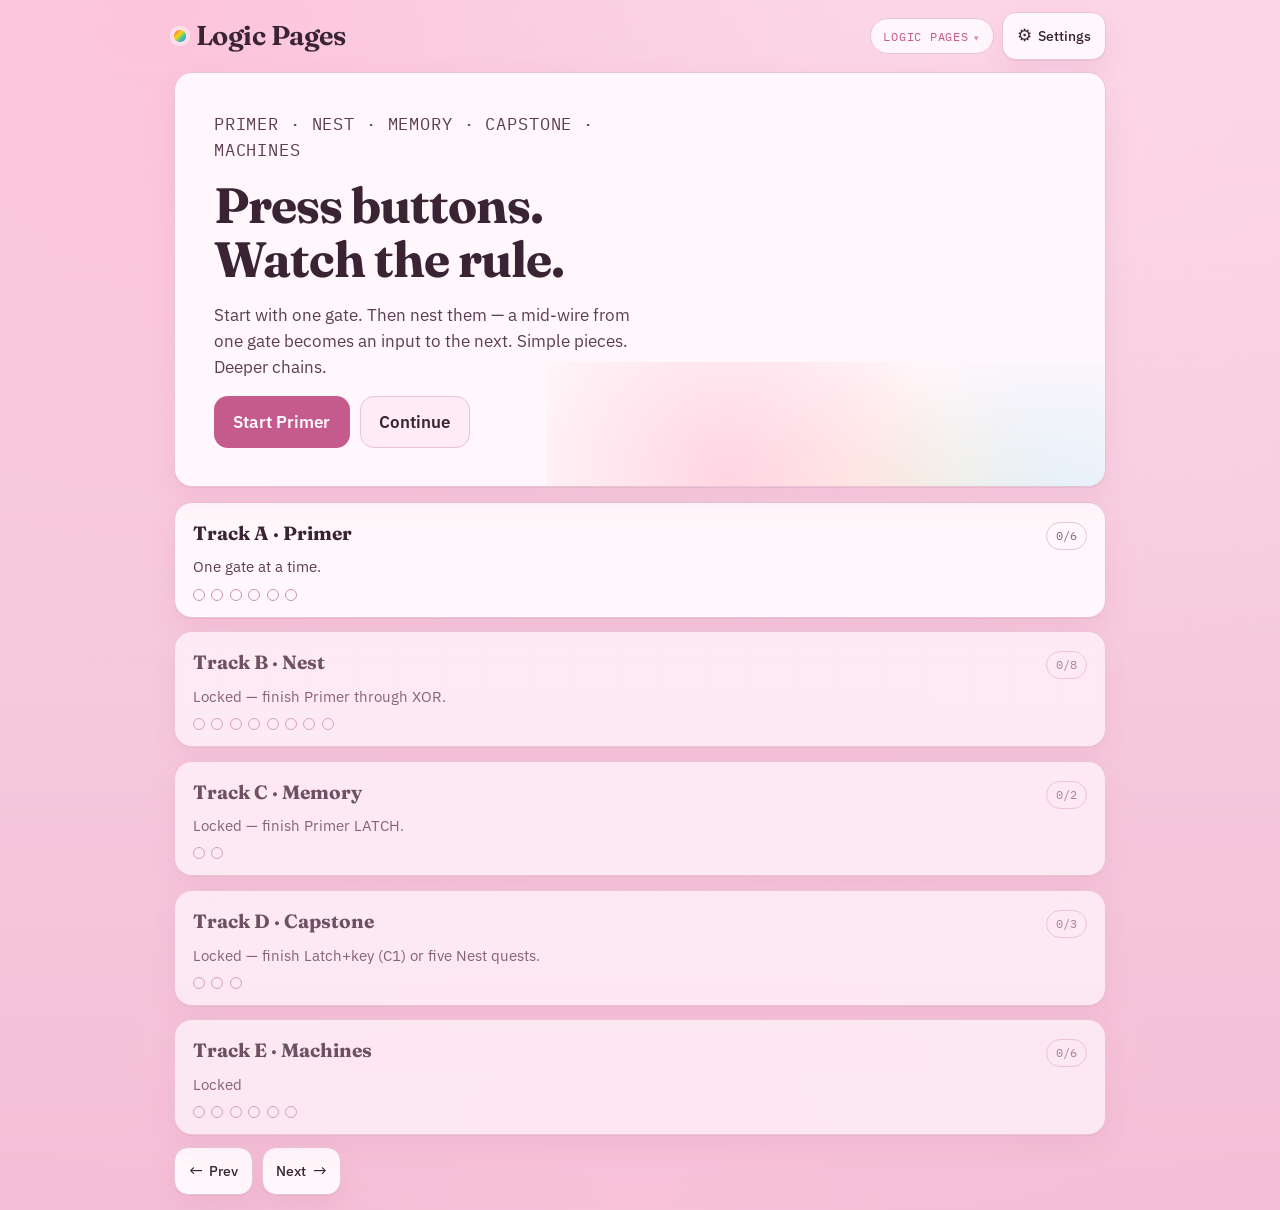
<file: index.html>
<!DOCTYPE html>
<html lang="en">
<head>
  <meta charset="UTF-8" />
  <meta name="viewport" content="width=device-width, initial-scale=1, viewport-fit=cover" />
  <meta name="description" content="Logic Pages — nested logic gate puzzles inspired by Computer Engineering for Babies." />
  <title>Logic Pages</title>
  <script>
    (function () {
      var p = location.pathname;
      var base = p.endsWith("/") ? p : p.replace(/[^/]*$/, "");
      if (!base.endsWith("/")) base += "/";
      var el = document.createElement("base");
      el.href = base;
      document.head.prepend(el);
    })();
  </script>
  <link rel="preconnect" href="https://fonts.googleapis.com" />
  <link rel="preconnect" href="https://fonts.gstatic.com" crossorigin />
  <link href="https://fonts.googleapis.com/css2?family=Fraunces:opsz,wght@9..144,500;9..144,650&family=IBM+Plex+Sans:wght@400;500;600&family=IBM+Plex+Mono:wght@400;500&display=swap" rel="stylesheet" />
  <link rel="stylesheet" href="css/game.css?v=mobile-play12" />
</head>
<body>
  <div id="app">
    <header class="topbar">
      <div class="brand">
        <span class="brand-mark" aria-hidden="true"></span>
        <h1>Logic Pages</h1>
      </div>
      <div style="display:flex; gap:0.5rem; align-items:center; flex-wrap:wrap;">
        <button type="button" class="page-chip" id="page-chip" aria-haspopup="dialog" aria-controls="course-modal" title="Courses">
          Logic Pages
        </button>
        <button type="button" class="icon-btn" id="btn-settings" aria-label="Sensory settings">
          <span aria-hidden="true">⚙</span><span class="label">Settings</span>
        </button>
      </div>
    </header>

    <section class="screen active" id="screen-home" aria-label="Home">
      <div class="hero-card">
        <p class="eyebrow">Primer · Nest · Memory · Capstone · Machines</p>
        <h2>Press buttons. Watch the rule.</h2>
        <p>
          Start with one gate. Then nest them — a mid-wire from one gate becomes
          an input to the next. Simple pieces. Deeper chains.
        </p>
        <div class="cta-row">
          <button type="button" class="btn-primary" id="btn-start">Start Primer</button>
          <button type="button" class="btn-secondary" id="btn-resume">Continue</button>
        </div>
      </div>
      <div id="tracks" class="tracks" aria-label="Course tracks"></div>
    </section>

    <section class="screen" id="screen-play" aria-label="Puzzle page">
      <div class="play-layout">
        <div class="board-shell">
          <div class="board" id="board" role="application" aria-label="Logic circuit">
            <div class="board-stage" id="board-stage">
              <svg id="circuit" viewBox="0 0 560 260" xmlns="http://www.w3.org/2000/svg" aria-hidden="true" preserveAspectRatio="xMidYMid meet"></svg>
              <div id="inputs" class="inputs"></div>
            </div>
            <p class="board-status" id="board-status" aria-live="polite">IN=0 · OUT=0</p>
            <div class="page-title-mark" id="title-mark">???</div>
            <p class="board-blurb" id="board-blurb"></p>
          </div>
        </div>

        <aside class="side-panel" id="side-panel">
          <button type="button" class="side-panel-head" id="btn-rules-toggle" aria-expanded="false" aria-controls="side-panel-body">
            <h2 id="side-title">Find the rule</h2>
            <span class="side-chevron" aria-hidden="true">▴</span>
          </button>
          <div class="side-panel-body" id="side-panel-body">
            <div class="goal" id="side-goal">Press the buttons.</div>
            <div class="truth" id="side-truth" aria-label="Truth table"></div>
            <p class="hint" id="side-hint" aria-live="polite"></p>
            <button type="button" class="btn-secondary" id="btn-parent">Parent note</button>
          </div>
        </aside>
      </div>
    </section>

    <section class="screen" id="screen-complete" aria-label="Finished">
      <div class="hero-card">
        <p class="eyebrow">Course</p>
        <h2>You climbed the ladder.</h2>
        <p>
          Wires carry on and off. Nested gates build bigger rules. Latches remember.
          Full adders, decoders, and ALU slices are those pieces composed.
        </p>
        <div class="cta-row">
          <button type="button" class="btn-primary" id="btn-replay">Play again</button>
          <button type="button" class="btn-secondary" id="btn-home">Home</button>
        </div>
      </div>
    </section>

    <footer class="footer">
      <div class="nav-group" id="play-nav" hidden>
        <button type="button" class="icon-btn" id="btn-prev" aria-label="Previous page">
          <span aria-hidden="true">←</span><span class="label">Prev</span>
        </button>
        <button type="button" class="icon-btn" id="btn-next" aria-label="Next page">
          <span class="label">Next</span><span aria-hidden="true">→</span>
        </button>
      </div>
    </footer>
  </div>

  <div class="modal-backdrop" id="course-modal" aria-hidden="true" role="dialog" aria-labelledby="course-title">
    <div class="modal course-modal">
      <h2 id="course-title">Courses</h2>
      <p class="course-lead">Jump home or open any unlocked page.</p>
      <button type="button" class="btn-primary" id="course-home">Back home</button>
      <div id="course-tracks" class="course-tracks"></div>
      <button type="button" class="btn-secondary" data-close>Close</button>
    </div>
  </div>

  <div class="modal-backdrop" id="settings-modal" aria-hidden="true" role="dialog" aria-labelledby="settings-title">
    <div class="modal">
      <h2 id="settings-title">Sensory settings</h2>
      <div class="setting-row">
        <label for="set-sound">Soft click sounds</label>
        <label class="switch"><input type="checkbox" id="set-sound" /><span></span></label>
      </div>
      <div class="setting-row">
        <label for="set-toggle">Toggle buttons (instead of hold)</label>
        <label class="switch"><input type="checkbox" id="set-toggle" /><span></span></label>
      </div>
      <div class="setting-row">
        <label for="set-contrast">Higher contrast</label>
        <label class="switch"><input type="checkbox" id="set-contrast" /><span></span></label>
      </div>
      <div class="setting-row">
        <label for="set-motion">Reduce motion</label>
        <label class="switch"><input type="checkbox" id="set-motion" /><span></span></label>
      </div>
      <button type="button" class="btn-primary" data-close>Done</button>
    </div>
  </div>

  <div class="modal-backdrop" id="parent-modal" aria-hidden="true" role="dialog" aria-labelledby="parent-title">
    <div class="modal">
      <h2 id="parent-title">Parent note · <span id="parent-gate">WIRE</span></h2>
      <div id="parent-gate-form">
        <p style="margin:0; color:var(--ink-soft);">Grown-ups only — answer to unlock the note.</p>
        <p id="parent-q" style="margin:0.5rem 0; font-weight:600;"></p>
        <input id="parent-a" type="text" inputmode="numeric" autocomplete="off" aria-label="Answer"
          style="width:100%; min-height:48px; border-radius:12px; border:1px solid var(--line); padding:0.6rem 0.8rem; font:inherit;" />
        <p id="parent-err" style="margin:0.4rem 0 0; color:#8a3b30; min-height:1.2em;"></p>
        <div class="cta-row" style="margin-top:0.75rem;">
          <button type="button" class="btn-primary" id="parent-unlock">Unlock</button>
          <button type="button" class="btn-secondary" data-close>Cancel</button>
        </div>
      </div>
      <div id="parent-note" hidden>
        <div class="parent-copy" id="parent-body"></div>
        <button type="button" class="btn-primary" data-close style="margin-top:0.75rem;">Close</button>
      </div>
    </div>
  </div>

  <script src="js/draw.js?v=pink-rainbow2"></script>
  <script src="js/curriculum.js?v=tracke-wires5"></script>
  <script src="js/game.js?v=mobile-play9"></script>
</body>
</html>
</file>
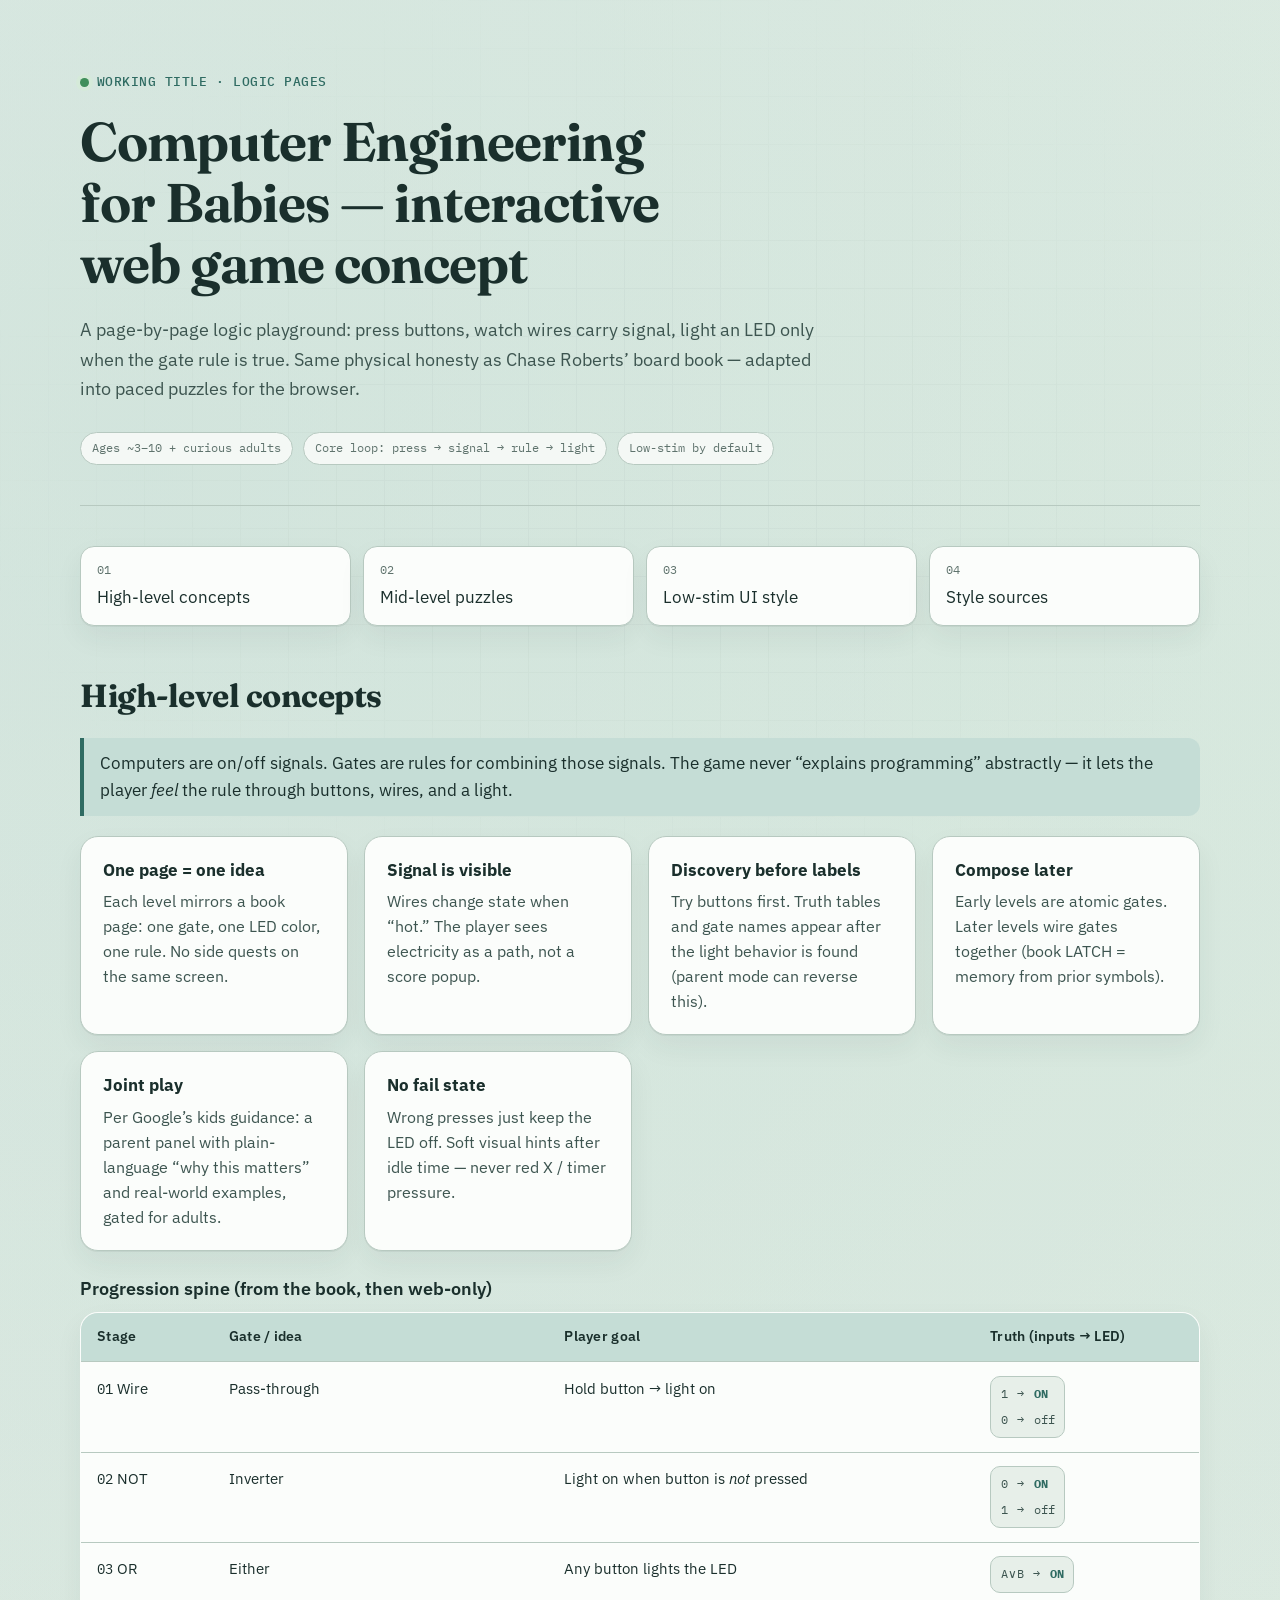
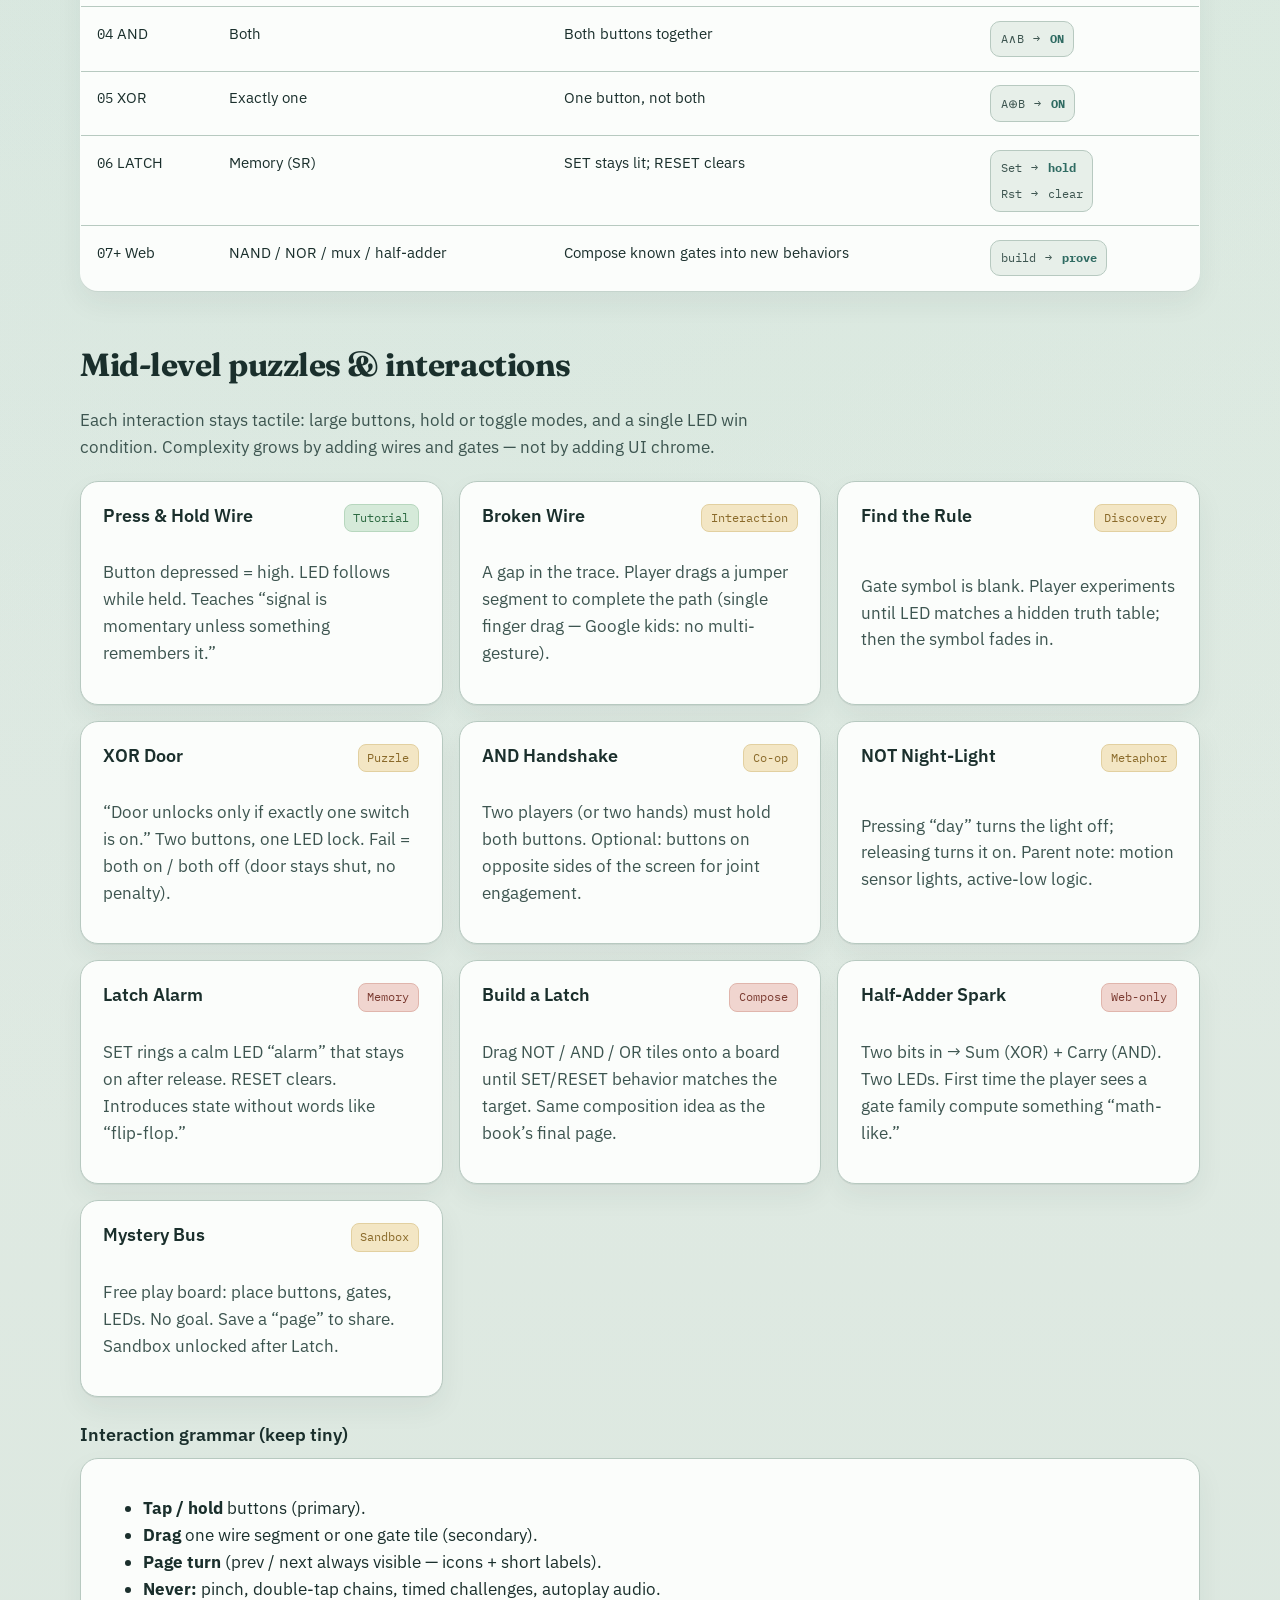
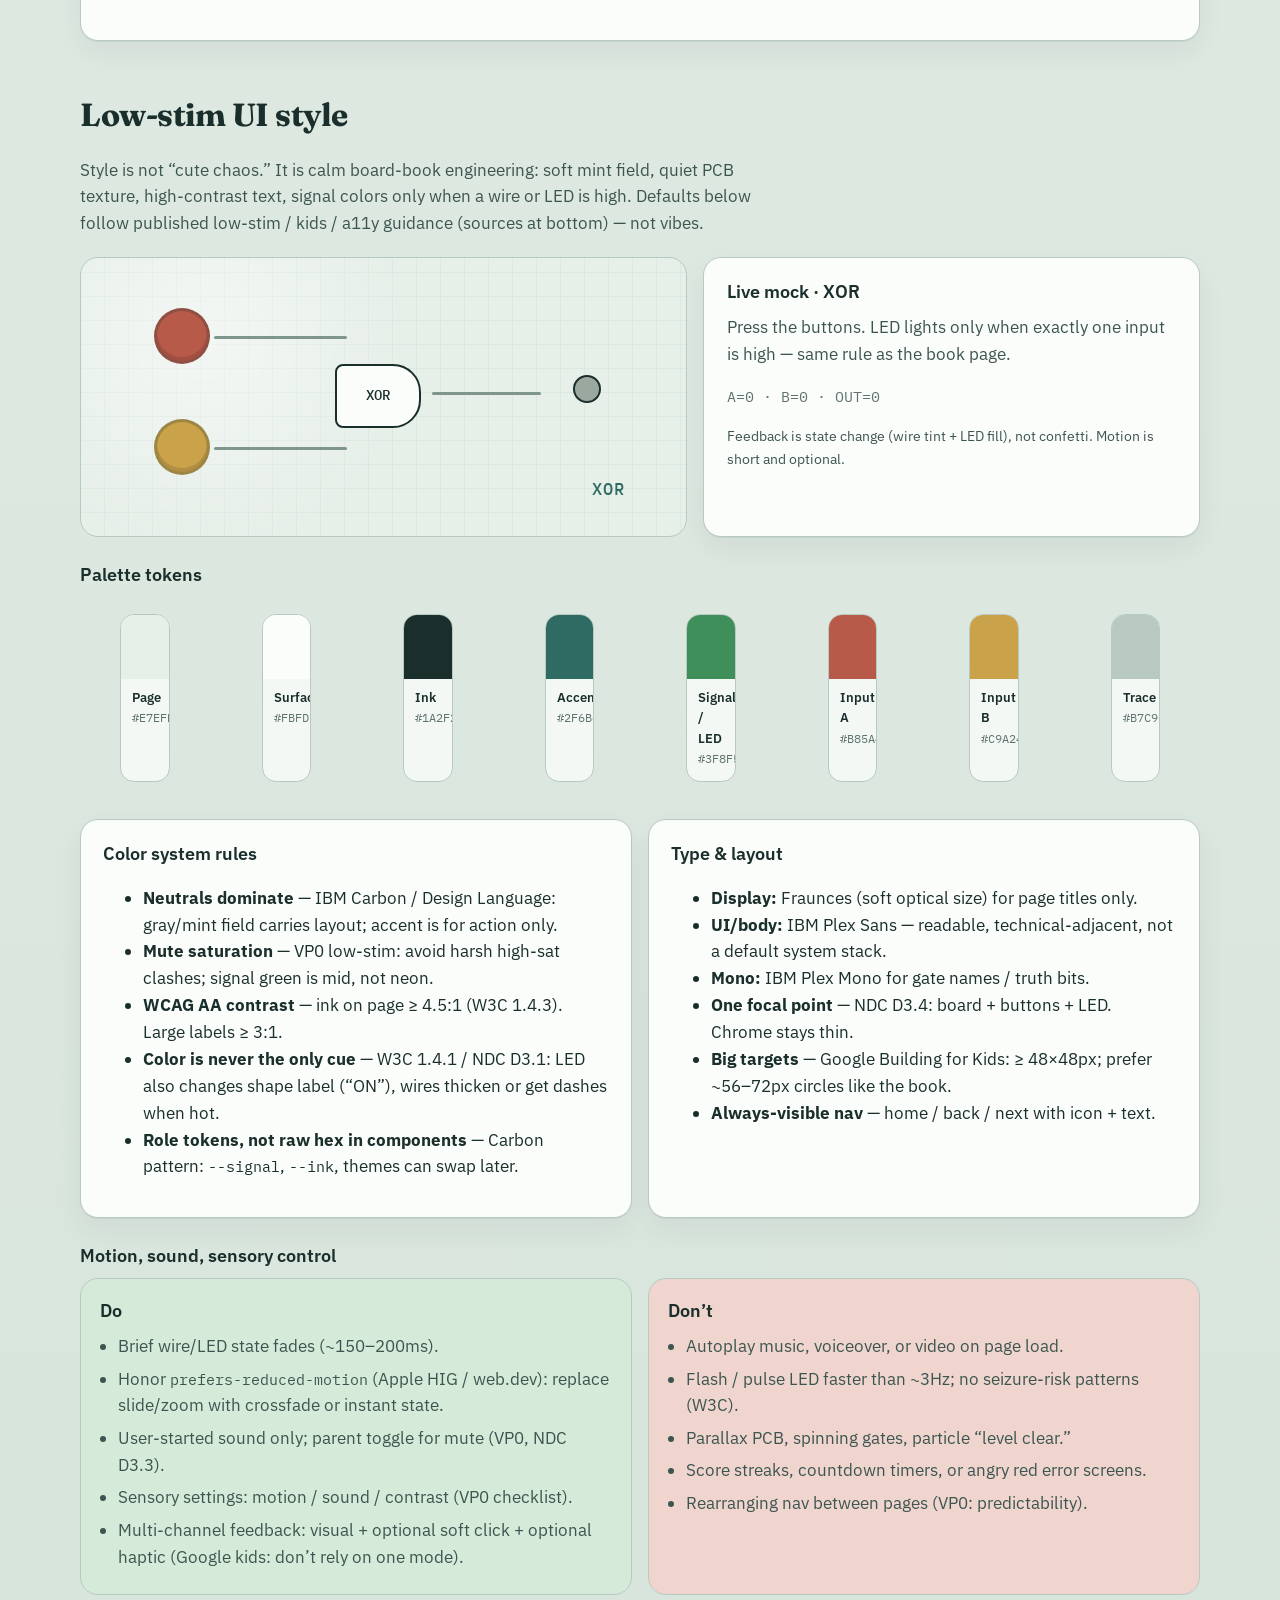
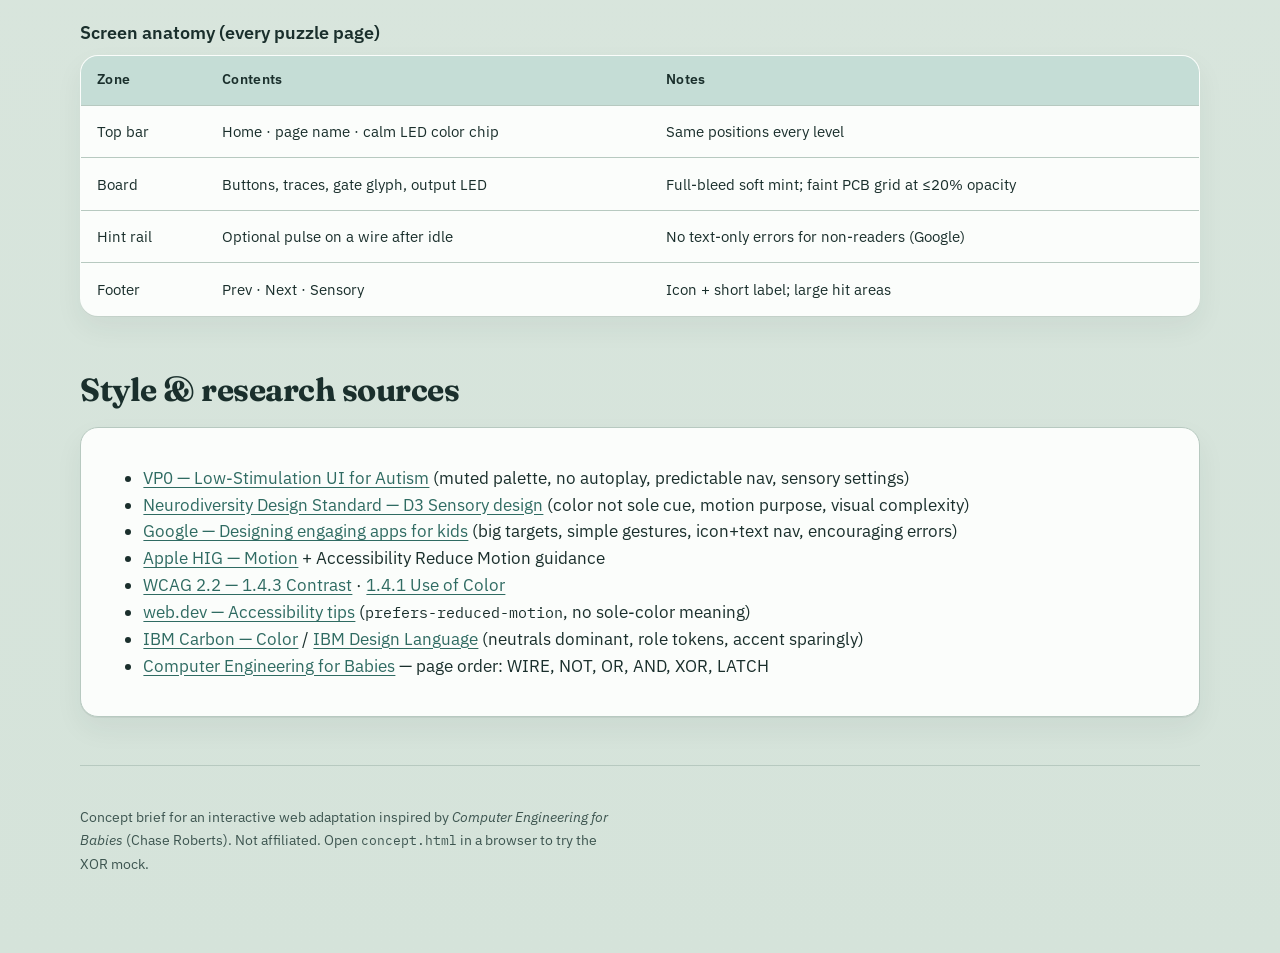
<file: concept.html>
<!DOCTYPE html>
<html lang="en">
<head>
  <meta charset="UTF-8" />
  <meta name="viewport" content="width=device-width, initial-scale=1" />
  <title>Logic Pages — Concept Brief</title>
  <base href="/ohm/" />
  <link rel="preconnect" href="https://fonts.googleapis.com" />
  <link rel="preconnect" href="https://fonts.gstatic.com" crossorigin />
  <link href="https://fonts.googleapis.com/css2?family=Fraunces:opsz,wght@9..144,500;9..144,650&family=IBM+Plex+Sans:wght@400;500;600&family=IBM+Plex+Mono:wght@400;500&display=swap" rel="stylesheet" />
  <style>
    :root {
      /* Role-based tokens (Carbon-style) — values tuned for low-stim board-book feel */
      --bg: #e7efe9;
      --bg-deep: #d5e3da;
      --surface: #f4f8f5;
      --surface-raised: #fbfdfb;
      --ink: #1a2f2c;
      --ink-soft: #3d5550;
      --muted: #5f736d;
      --line: #b7c9c0;
      --line-strong: #7f968c;
      --accent: #2f6b62;
      --accent-soft: #c5ddd6;
      --signal: #3f8f5a;
      --signal-soft: #d5ead9;
      --btn-a: #b85a4a;
      --btn-a-soft: #f0d5cf;
      --btn-b: #c9a24a;
      --btn-b-soft: #f3e6c4;
      --warn: #8a6a2a;
      --radius: 18px;
      --shadow: 0 1px 0 rgba(26, 47, 44, 0.06), 0 12px 28px rgba(26, 47, 44, 0.06);
      --font-display: "Fraunces", Georgia, serif;
      --font-body: "IBM Plex Sans", "Segoe UI", sans-serif;
      --font-mono: "IBM Plex Mono", ui-monospace, monospace;
      --measure: 68ch;
    }

    * { box-sizing: border-box; }
    html { scroll-behavior: smooth; }
    @media (prefers-reduced-motion: reduce) {
      html { scroll-behavior: auto; }
      *, *::before, *::after {
        animation-duration: 0.01ms !important;
        animation-iteration-count: 1 !important;
        transition-duration: 0.01ms !important;
      }
    }

    body {
      margin: 0;
      color: var(--ink);
      background:
        radial-gradient(circle at 12% 8%, rgba(197, 221, 214, 0.55), transparent 42%),
        radial-gradient(circle at 88% 12%, rgba(213, 234, 217, 0.45), transparent 38%),
        linear-gradient(180deg, var(--bg) 0%, var(--bg-deep) 100%);
      font-family: var(--font-body);
      font-size: 1.05rem;
      line-height: 1.6;
      min-height: 100vh;
    }

    /* subtle PCB grid — low contrast decoration */
    body::before {
      content: "";
      position: fixed;
      inset: 0;
      pointer-events: none;
      opacity: 0.18;
      background-image:
        linear-gradient(var(--line) 1px, transparent 1px),
        linear-gradient(90deg, var(--line) 1px, transparent 1px);
      background-size: 48px 48px;
      mask-image: radial-gradient(ellipse at center, black 30%, transparent 75%);
      z-index: 0;
    }

    .wrap {
      position: relative;
      z-index: 1;
      width: min(1120px, calc(100% - 2rem));
      margin: 0 auto;
      padding: 2.5rem 0 4rem;
    }

    header.hero {
      display: grid;
      gap: 1.25rem;
      padding: 2rem 0 2.5rem;
      border-bottom: 1px solid var(--line);
      margin-bottom: 2.5rem;
    }

    .eyebrow {
      display: inline-flex;
      align-items: center;
      gap: 0.5rem;
      font-family: var(--font-mono);
      font-size: 0.8rem;
      letter-spacing: 0.04em;
      text-transform: uppercase;
      color: var(--accent);
      font-weight: 500;
    }

    .eyebrow::before {
      content: "";
      width: 0.55rem;
      height: 0.55rem;
      border-radius: 50%;
      background: var(--signal);
      box-shadow: 0 0 0 4px var(--signal-soft);
    }

    h1 {
      font-family: var(--font-display);
      font-weight: 650;
      font-size: clamp(2.2rem, 5vw, 3.4rem);
      line-height: 1.12;
      letter-spacing: -0.02em;
      margin: 0;
      max-width: 16ch;
    }

    .lede {
      max-width: var(--measure);
      color: var(--ink-soft);
      font-size: 1.15rem;
      margin: 0;
    }

    .meta-row {
      display: flex;
      flex-wrap: wrap;
      gap: 0.6rem;
      margin-top: 0.5rem;
    }

    .chip {
      font-family: var(--font-mono);
      font-size: 0.78rem;
      padding: 0.35rem 0.7rem;
      border-radius: 999px;
      background: var(--surface);
      border: 1px solid var(--line);
      color: var(--muted);
    }

    nav.toc {
      display: grid;
      grid-template-columns: repeat(auto-fit, minmax(180px, 1fr));
      gap: 0.75rem;
      margin: 0 0 2.75rem;
    }

    nav.toc a {
      text-decoration: none;
      color: var(--ink);
      background: var(--surface-raised);
      border: 1px solid var(--line);
      border-radius: 14px;
      padding: 0.9rem 1rem;
      box-shadow: var(--shadow);
      transition: border-color 160ms ease, transform 160ms ease;
    }

    nav.toc a:hover,
    nav.toc a:focus-visible {
      border-color: var(--accent);
      outline: none;
    }

    nav.toc a span {
      display: block;
      font-family: var(--font-mono);
      font-size: 0.72rem;
      color: var(--muted);
      margin-bottom: 0.25rem;
    }

    section {
      margin-bottom: 3rem;
      scroll-margin-top: 1.5rem;
    }

    h2 {
      font-family: var(--font-display);
      font-size: clamp(1.6rem, 3vw, 2rem);
      margin: 0 0 0.75rem;
      letter-spacing: -0.015em;
    }

    h3 {
      font-family: var(--font-body);
      font-weight: 600;
      font-size: 1.1rem;
      margin: 1.5rem 0 0.5rem;
    }

    p { max-width: var(--measure); color: var(--ink-soft); }

    .panel {
      background: var(--surface-raised);
      border: 1px solid var(--line);
      border-radius: var(--radius);
      padding: 1.25rem 1.4rem;
      box-shadow: var(--shadow);
    }

    .grid-2 {
      display: grid;
      grid-template-columns: repeat(auto-fit, minmax(280px, 1fr));
      gap: 1rem;
    }

    .grid-3 {
      display: grid;
      grid-template-columns: repeat(auto-fit, minmax(220px, 1fr));
      gap: 1rem;
    }

    .concept-card strong {
      display: block;
      font-size: 1.05rem;
      color: var(--ink);
      margin-bottom: 0.35rem;
    }

    .concept-card p { margin: 0; font-size: 0.98rem; }

    table {
      width: 100%;
      border-collapse: collapse;
      font-size: 0.95rem;
      background: var(--surface-raised);
      border: 1px solid var(--line);
      border-radius: var(--radius);
      overflow: hidden;
      box-shadow: var(--shadow);
    }

    th, td {
      text-align: left;
      padding: 0.85rem 1rem;
      border-bottom: 1px solid var(--line);
      vertical-align: top;
    }

    th {
      background: var(--accent-soft);
      color: var(--ink);
      font-weight: 600;
      font-size: 0.85rem;
      letter-spacing: 0.02em;
    }

    tr:last-child td { border-bottom: none; }

    code, .mono {
      font-family: var(--font-mono);
      font-size: 0.9em;
    }

    .truth {
      display: inline-grid;
      grid-template-columns: repeat(3, auto);
      gap: 0.35rem 0.6rem;
      font-family: var(--font-mono);
      font-size: 0.78rem;
      background: var(--bg);
      border-radius: 10px;
      padding: 0.45rem 0.6rem;
      border: 1px solid var(--line);
      color: var(--ink-soft);
    }

    .truth b { color: var(--accent); }

    .puzzle {
      display: grid;
      gap: 0.65rem;
    }

    .puzzle-head {
      display: flex;
      flex-wrap: wrap;
      align-items: baseline;
      justify-content: space-between;
      gap: 0.5rem;
    }

    .tag {
      font-family: var(--font-mono);
      font-size: 0.72rem;
      padding: 0.25rem 0.55rem;
      border-radius: 8px;
      background: var(--btn-b-soft);
      color: var(--warn);
      border: 1px solid #e2d0a0;
    }

    .tag.hard {
      background: var(--btn-a-soft);
      color: #7a3a30;
      border-color: #e0b5ac;
    }

    .tag.easy {
      background: var(--signal-soft);
      color: #2d6a42;
      border-color: #b7d7be;
    }

    .swatches {
      display: grid;
      grid-template-columns: repeat(auto-fit, minmax(120px, 1fr));
      gap: 0.75rem;
    }

    .swatch {
      border-radius: 14px;
      border: 1px solid var(--line);
      overflow: hidden;
      background: var(--surface);
    }

    .swatch .chip-color {
      height: 64px;
    }

    .swatch figcaption {
      padding: 0.55rem 0.7rem 0.7rem;
      font-size: 0.8rem;
    }

    .swatch .name { font-weight: 600; color: var(--ink); display: block; }
    .swatch .hex {
      font-family: var(--font-mono);
      color: var(--muted);
      font-size: 0.75rem;
    }

    .do-dont {
      display: grid;
      grid-template-columns: repeat(auto-fit, minmax(260px, 1fr));
      gap: 1rem;
    }

    .do, .dont {
      border-radius: var(--radius);
      padding: 1.1rem 1.2rem;
      border: 1px solid var(--line);
    }

    .do { background: var(--signal-soft); }
    .dont { background: var(--btn-a-soft); }

    .do h3, .dont h3 { margin-top: 0; }
    .do ul, .dont ul { margin: 0.4rem 0 0; padding-left: 1.1rem; color: var(--ink-soft); }
    .do li, .dont li { margin: 0.35rem 0; }

    .mock {
      display: grid;
      grid-template-columns: 1.1fr 0.9fr;
      gap: 1rem;
      align-items: stretch;
    }

    @media (max-width: 800px) {
      .mock { grid-template-columns: 1fr; }
    }

    .board {
      position: relative;
      min-height: 280px;
      border-radius: var(--radius);
      border: 1px solid var(--line);
      background:
        radial-gradient(circle at 20% 30%, rgba(255,255,255,0.5), transparent 40%),
        repeating-linear-gradient(0deg, transparent, transparent 23px, rgba(183,201,192,0.35) 24px),
        repeating-linear-gradient(90deg, transparent, transparent 23px, rgba(183,201,192,0.35) 24px),
        var(--bg);
      padding: 1.25rem;
      overflow: hidden;
    }

    .wire {
      position: absolute;
      background: var(--line-strong);
      border-radius: 3px;
      transition: background 200ms ease;
    }

    .wire.on { background: var(--signal); }

    .gate {
      position: absolute;
      left: 42%;
      top: 38%;
      width: 86px;
      height: 64px;
      border: 2px solid var(--ink);
      border-radius: 8px 28px 28px 8px;
      background: var(--surface-raised);
      display: grid;
      place-items: center;
      font-family: var(--font-mono);
      font-size: 0.85rem;
      font-weight: 500;
    }

    .btn-demo {
      position: absolute;
      width: 56px;
      height: 56px;
      border-radius: 50%;
      border: 3px solid rgba(26,47,44,0.25);
      cursor: pointer;
      box-shadow: inset 0 -4px 0 rgba(0,0,0,0.12);
      transition: transform 120ms ease, box-shadow 120ms ease;
    }

    .btn-demo:active { transform: translateY(2px); box-shadow: inset 0 -1px 0 rgba(0,0,0,0.12); }
    .btn-demo.red { background: var(--btn-a); left: 12%; top: 18%; }
    .btn-demo.yellow { background: var(--btn-b); left: 12%; top: 58%; }
    .btn-demo[aria-pressed="true"] {
      outline: 3px solid var(--ink);
      outline-offset: 2px;
    }

    .led {
      position: absolute;
      right: 14%;
      top: 42%;
      width: 28px;
      height: 28px;
      border-radius: 50%;
      background: #9aa89f;
      border: 2px solid var(--ink);
      transition: background 180ms ease, box-shadow 180ms ease;
    }

    .led.on {
      background: var(--signal);
      box-shadow: 0 0 0 6px var(--signal-soft);
    }

    .label-xor {
      position: absolute;
      right: 10%;
      bottom: 12%;
      font-family: var(--font-mono);
      font-weight: 500;
      letter-spacing: 0.08em;
      color: var(--accent);
    }

    .sources a {
      color: var(--accent);
      text-underline-offset: 3px;
    }

    footer {
      border-top: 1px solid var(--line);
      padding-top: 1.5rem;
      color: var(--muted);
      font-size: 0.9rem;
    }

    .callout {
      border-left: 4px solid var(--accent);
      padding: 0.75rem 1rem;
      background: var(--accent-soft);
      border-radius: 0 12px 12px 0;
      max-width: none;
      color: var(--ink);
    }
  </style>
</head>
<body>
  <div class="wrap">
    <header class="hero">
      <div class="eyebrow">Working title · Logic Pages</div>
      <h1>Computer Engineering for Babies — interactive web game concept</h1>
      <p class="lede">
        A page-by-page logic playground: press buttons, watch wires carry signal,
        light an LED only when the gate rule is true. Same physical honesty as
        Chase Roberts’ board book — adapted into paced puzzles for the browser.
      </p>
      <div class="meta-row">
        <span class="chip">Ages ~3–10 + curious adults</span>
        <span class="chip">Core loop: press → signal → rule → light</span>
        <span class="chip">Low-stim by default</span>
      </div>
    </header>

    <nav class="toc" aria-label="Sections">
      <a href="#concepts"><span>01</span>High-level concepts</a>
      <a href="#puzzles"><span>02</span>Mid-level puzzles</a>
      <a href="#ui"><span>03</span>Low-stim UI style</a>
      <a href="#sources"><span>04</span>Style sources</a>
    </nav>

    <!-- ===================== CONCEPTS ===================== -->
    <section id="concepts">
      <h2>High-level concepts</h2>
      <p class="callout">
        Computers are on/off signals. Gates are rules for combining those signals.
        The game never “explains programming” abstractly — it lets the player
        <em>feel</em> the rule through buttons, wires, and a light.
      </p>

      <div class="grid-3" style="margin-top: 1.25rem;">
        <article class="panel concept-card">
          <strong>One page = one idea</strong>
          <p>Each level mirrors a book page: one gate, one LED color, one rule. No side quests on the same screen.</p>
        </article>
        <article class="panel concept-card">
          <strong>Signal is visible</strong>
          <p>Wires change state when “hot.” The player sees electricity as a path, not a score popup.</p>
        </article>
        <article class="panel concept-card">
          <strong>Discovery before labels</strong>
          <p>Try buttons first. Truth tables and gate names appear after the light behavior is found (parent mode can reverse this).</p>
        </article>
        <article class="panel concept-card">
          <strong>Compose later</strong>
          <p>Early levels are atomic gates. Later levels wire gates together (book LATCH = memory from prior symbols).</p>
        </article>
        <article class="panel concept-card">
          <strong>Joint play</strong>
          <p>Per Google’s kids guidance: a parent panel with plain-language “why this matters” and real-world examples, gated for adults.</p>
        </article>
        <article class="panel concept-card">
          <strong>No fail state</strong>
          <p>Wrong presses just keep the LED off. Soft visual hints after idle time — never red X / timer pressure.</p>
        </article>
      </div>

      <h3>Progression spine (from the book, then web-only)</h3>
      <table>
        <thead>
          <tr>
            <th>Stage</th>
            <th>Gate / idea</th>
            <th>Player goal</th>
            <th>Truth (inputs → LED)</th>
          </tr>
        </thead>
        <tbody>
          <tr>
            <td><span class="mono">01</span> Wire</td>
            <td>Pass-through</td>
            <td>Hold button → light on</td>
            <td><span class="truth"><span>1</span><span>→</span><b>ON</b><span>0</span><span>→</span>off</span></td>
          </tr>
          <tr>
            <td><span class="mono">02</span> NOT</td>
            <td>Inverter</td>
            <td>Light on when button is <em>not</em> pressed</td>
            <td><span class="truth"><span>0</span><span>→</span><b>ON</b><span>1</span><span>→</span>off</span></td>
          </tr>
          <tr>
            <td><span class="mono">03</span> OR</td>
            <td>Either</td>
            <td>Any button lights the LED</td>
            <td><span class="truth"><span>A∨B</span><span>→</span><b>ON</b></span></td>
          </tr>
          <tr>
            <td><span class="mono">04</span> AND</td>
            <td>Both</td>
            <td>Both buttons together</td>
            <td><span class="truth"><span>A∧B</span><span>→</span><b>ON</b></span></td>
          </tr>
          <tr>
            <td><span class="mono">05</span> XOR</td>
            <td>Exactly one</td>
            <td>One button, not both</td>
            <td><span class="truth"><span>A⊕B</span><span>→</span><b>ON</b></span></td>
          </tr>
          <tr>
            <td><span class="mono">06</span> LATCH</td>
            <td>Memory (SR)</td>
            <td>SET stays lit; RESET clears</td>
            <td><span class="truth"><span>Set</span><span>→</span><b>hold</b><span>Rst</span><span>→</span>clear</span></td>
          </tr>
          <tr>
            <td><span class="mono">07+</span> Web</td>
            <td>NAND / NOR / mux / half-adder</td>
            <td>Compose known gates into new behaviors</td>
            <td><span class="truth"><span>build</span><span>→</span><b>prove</b></span></td>
          </tr>
        </tbody>
      </table>
    </section>

    <!-- ===================== PUZZLES ===================== -->
    <section id="puzzles">
      <h2>Mid-level puzzles &amp; interactions</h2>
      <p>
        Each interaction stays tactile: large buttons, hold or toggle modes,
        and a single LED win condition. Complexity grows by adding wires and
        gates — not by adding UI chrome.
      </p>

      <div class="grid-2" style="margin-top: 1.25rem;">
        <article class="panel puzzle">
          <div class="puzzle-head">
            <h3 style="margin:0">Press &amp; Hold Wire</h3>
            <span class="tag easy">Tutorial</span>
          </div>
          <p>Button depressed = high. LED follows while held. Teaches “signal is momentary unless something remembers it.”</p>
        </article>

        <article class="panel puzzle">
          <div class="puzzle-head">
            <h3 style="margin:0">Broken Wire</h3>
            <span class="tag">Interaction</span>
          </div>
          <p>A gap in the trace. Player drags a jumper segment to complete the path (single finger drag — Google kids: no multi-gesture).</p>
        </article>

        <article class="panel puzzle">
          <div class="puzzle-head">
            <h3 style="margin:0">Find the Rule</h3>
            <span class="tag">Discovery</span>
          </div>
          <p>Gate symbol is blank. Player experiments until LED matches a hidden truth table; then the symbol fades in.</p>
        </article>

        <article class="panel puzzle">
          <div class="puzzle-head">
            <h3 style="margin:0">XOR Door</h3>
            <span class="tag">Puzzle</span>
          </div>
          <p>“Door unlocks only if exactly one switch is on.” Two buttons, one LED lock. Fail = both on / both off (door stays shut, no penalty).</p>
        </article>

        <article class="panel puzzle">
          <div class="puzzle-head">
            <h3 style="margin:0">AND Handshake</h3>
            <span class="tag">Co-op</span>
          </div>
          <p>Two players (or two hands) must hold both buttons. Optional: buttons on opposite sides of the screen for joint engagement.</p>
        </article>

        <article class="panel puzzle">
          <div class="puzzle-head">
            <h3 style="margin:0">NOT Night-Light</h3>
            <span class="tag">Metaphor</span>
          </div>
          <p>Pressing “day” turns the light off; releasing turns it on. Parent note: motion sensor lights, active-low logic.</p>
        </article>

        <article class="panel puzzle">
          <div class="puzzle-head">
            <h3 style="margin:0">Latch Alarm</h3>
            <span class="tag hard">Memory</span>
          </div>
          <p>SET rings a calm LED “alarm” that stays on after release. RESET clears. Introduces state without words like “flip-flop.”</p>
        </article>

        <article class="panel puzzle">
          <div class="puzzle-head">
            <h3 style="margin:0">Build a Latch</h3>
            <span class="tag hard">Compose</span>
          </div>
          <p>Drag NOT / AND / OR tiles onto a board until SET/RESET behavior matches the target. Same composition idea as the book’s final page.</p>
        </article>

        <article class="panel puzzle">
          <div class="puzzle-head">
            <h3 style="margin:0">Half-Adder Spark</h3>
            <span class="tag hard">Web-only</span>
          </div>
          <p>Two bits in → Sum (XOR) + Carry (AND). Two LEDs. First time the player sees a gate family compute something “math-like.”</p>
        </article>

        <article class="panel puzzle">
          <div class="puzzle-head">
            <h3 style="margin:0">Mystery Bus</h3>
            <span class="tag">Sandbox</span>
          </div>
          <p>Free play board: place buttons, gates, LEDs. No goal. Save a “page” to share. Sandbox unlocked after Latch.</p>
        </article>
      </div>

      <h3>Interaction grammar (keep tiny)</h3>
      <div class="panel">
        <ul>
          <li><strong>Tap / hold</strong> buttons (primary).</li>
          <li><strong>Drag</strong> one wire segment or one gate tile (secondary).</li>
          <li><strong>Page turn</strong> (prev / next always visible — icons + short labels).</li>
          <li><strong>Never:</strong> pinch, double-tap chains, timed challenges, autoplay audio.</li>
        </ul>
      </div>
    </section>

    <!-- ===================== UI ===================== -->
    <section id="ui">
      <h2>Low-stim UI style</h2>
      <p>
        Style is not “cute chaos.” It is calm board-book engineering: soft mint
        field, quiet PCB texture, high-contrast text, signal colors only when
        a wire or LED is high. Defaults below follow published low-stim /
        kids / a11y guidance (sources at bottom) — not vibes.
      </p>

      <div class="mock" style="margin: 1.25rem 0;">
        <div class="board" id="xor-demo" aria-label="Interactive XOR mock">
          <div class="wire" id="w1" style="left:22%; top:28%; width:22%; height:3px;"></div>
          <div class="wire" id="w2" style="left:22%; top:68%; width:22%; height:3px;"></div>
          <div class="wire" id="w3" style="left:58%; top:48%; width:18%; height:3px;"></div>
          <div class="gate" aria-hidden="true">XOR</div>
          <button type="button" class="btn-demo red" id="btnA" aria-label="Red input" aria-pressed="false"></button>
          <button type="button" class="btn-demo yellow" id="btnB" aria-label="Yellow input" aria-pressed="false"></button>
          <div class="led" id="led" aria-live="polite" aria-label="Output LED off"></div>
          <div class="label-xor">XOR</div>
        </div>
        <div class="panel">
          <h3 style="margin-top:0">Live mock · XOR</h3>
          <p style="margin-top:0">Press the buttons. LED lights only when exactly one input is high — same rule as the book page.</p>
          <p class="mono" id="state-readout" style="color:var(--muted)">A=0 · B=0 · OUT=0</p>
          <p style="font-size:0.9rem; margin-bottom:0">Feedback is state change (wire tint + LED fill), not confetti. Motion is short and optional.</p>
        </div>
      </div>

      <h3>Palette tokens</h3>
      <div class="swatches" style="margin-bottom: 1.25rem;">
        <figure class="swatch"><div class="chip-color" style="background:#e7efe9"></div><figcaption><span class="name">Page</span><span class="hex">#E7EFE9</span></figcaption></figure>
        <figure class="swatch"><div class="chip-color" style="background:#fbfdfb"></div><figcaption><span class="name">Surface</span><span class="hex">#FBFDFB</span></figcaption></figure>
        <figure class="swatch"><div class="chip-color" style="background:#1a2f2c"></div><figcaption><span class="name">Ink</span><span class="hex">#1A2F2C</span></figcaption></figure>
        <figure class="swatch"><div class="chip-color" style="background:#2f6b62"></div><figcaption><span class="name">Accent</span><span class="hex">#2F6B62</span></figcaption></figure>
        <figure class="swatch"><div class="chip-color" style="background:#3f8f5a"></div><figcaption><span class="name">Signal / LED</span><span class="hex">#3F8F5A</span></figcaption></figure>
        <figure class="swatch"><div class="chip-color" style="background:#b85a4a"></div><figcaption><span class="name">Input A</span><span class="hex">#B85A4A</span></figcaption></figure>
        <figure class="swatch"><div class="chip-color" style="background:#c9a24a"></div><figcaption><span class="name">Input B</span><span class="hex">#C9A24A</span></figcaption></figure>
        <figure class="swatch"><div class="chip-color" style="background:#b7c9c0"></div><figcaption><span class="name">Trace</span><span class="hex">#B7C9C0</span></figcaption></figure>
      </div>

      <div class="grid-2">
        <article class="panel">
          <h3 style="margin-top:0">Color system rules</h3>
          <ul>
            <li><strong>Neutrals dominate</strong> — IBM Carbon / Design Language: gray/mint field carries layout; accent is for action only.</li>
            <li><strong>Mute saturation</strong> — VP0 low-stim: avoid harsh high-sat clashes; signal green is mid, not neon.</li>
            <li><strong>WCAG AA contrast</strong> — ink on page ≥ 4.5:1 (W3C 1.4.3). Large labels ≥ 3:1.</li>
            <li><strong>Color is never the only cue</strong> — W3C 1.4.1 / NDC D3.1: LED also changes shape label (“ON”), wires thicken or get dashes when hot.</li>
            <li><strong>Role tokens, not raw hex in components</strong> — Carbon pattern: <span class="mono">--signal</span>, <span class="mono">--ink</span>, themes can swap later.</li>
          </ul>
        </article>
        <article class="panel">
          <h3 style="margin-top:0">Type &amp; layout</h3>
          <ul>
            <li><strong>Display:</strong> Fraunces (soft optical size) for page titles only.</li>
            <li><strong>UI/body:</strong> IBM Plex Sans — readable, technical-adjacent, not a default system stack.</li>
            <li><strong>Mono:</strong> IBM Plex Mono for gate names / truth bits.</li>
            <li><strong>One focal point</strong> — NDC D3.4: board + buttons + LED. Chrome stays thin.</li>
            <li><strong>Big targets</strong> — Google Building for Kids: ≥ 48×48px; prefer ~56–72px circles like the book.</li>
            <li><strong>Always-visible nav</strong> — home / back / next with icon + text.</li>
          </ul>
        </article>
      </div>

      <h3>Motion, sound, sensory control</h3>
      <div class="do-dont">
        <div class="do">
          <h3>Do</h3>
          <ul>
            <li>Brief wire/LED state fades (~150–200ms).</li>
            <li>Honor <span class="mono">prefers-reduced-motion</span> (Apple HIG / web.dev): replace slide/zoom with crossfade or instant state.</li>
            <li>User-started sound only; parent toggle for mute (VP0, NDC D3.3).</li>
            <li>Sensory settings: motion / sound / contrast (VP0 checklist).</li>
            <li>Multi-channel feedback: visual + optional soft click + optional haptic (Google kids: don’t rely on one mode).</li>
          </ul>
        </div>
        <div class="dont">
          <h3>Don’t</h3>
          <ul>
            <li>Autoplay music, voiceover, or video on page load.</li>
            <li>Flash / pulse LED faster than ~3Hz; no seizure-risk patterns (W3C).</li>
            <li>Parallax PCB, spinning gates, particle “level clear.”</li>
            <li>Score streaks, countdown timers, or angry red error screens.</li>
            <li>Rearranging nav between pages (VP0: predictability).</li>
          </ul>
        </div>
      </div>

      <h3>Screen anatomy (every puzzle page)</h3>
      <table>
        <thead>
          <tr>
            <th>Zone</th>
            <th>Contents</th>
            <th>Notes</th>
          </tr>
        </thead>
        <tbody>
          <tr>
            <td>Top bar</td>
            <td>Home · page name · calm LED color chip</td>
            <td>Same positions every level</td>
          </tr>
          <tr>
            <td>Board</td>
            <td>Buttons, traces, gate glyph, output LED</td>
            <td>Full-bleed soft mint; faint PCB grid at ≤20% opacity</td>
          </tr>
          <tr>
            <td>Hint rail</td>
            <td>Optional pulse on a wire after idle</td>
            <td>No text-only errors for non-readers (Google)</td>
          </tr>
          <tr>
            <td>Footer</td>
            <td>Prev · Next · Sensory</td>
            <td>Icon + short label; large hit areas</td>
          </tr>
        </tbody>
      </table>
    </section>

    <!-- ===================== SOURCES ===================== -->
    <section id="sources" class="sources">
      <h2>Style &amp; research sources</h2>
      <div class="panel">
        <ul>
          <li><a href="https://vp0.com/blogs/low-stimulation-ui-kit-for-autism" target="_blank" rel="noopener">VP0 — Low-Stimulation UI for Autism</a> (muted palette, no autoplay, predictable nav, sensory settings)</li>
          <li><a href="https://thendc.org.uk/standard" target="_blank" rel="noopener">Neurodiversity Design Standard — D3 Sensory design</a> (color not sole cue, motion purpose, visual complexity)</li>
          <li><a href="https://developers.google.com/building-for-kids/designing-engaging-apps" target="_blank" rel="noopener">Google — Designing engaging apps for kids</a> (big targets, simple gestures, icon+text nav, encouraging errors)</li>
          <li><a href="https://developer.apple.com/design/human-interface-guidelines/motion" target="_blank" rel="noopener">Apple HIG — Motion</a> + Accessibility Reduce Motion guidance</li>
          <li><a href="https://www.w3.org/WAI/WCAG22/Understanding/contrast-minimum" target="_blank" rel="noopener">WCAG 2.2 — 1.4.3 Contrast</a> · <a href="https://www.w3.org/WAI/WCAG22/Understanding/use-of-color" target="_blank" rel="noopener">1.4.1 Use of Color</a></li>
          <li><a href="https://web.dev/articles/a11y-tips-for-web-dev" target="_blank" rel="noopener">web.dev — Accessibility tips</a> (<span class="mono">prefers-reduced-motion</span>, no sole-color meaning)</li>
          <li><a href="https://www.carbondesignsystem.com/guidelines/color/overview/" target="_blank" rel="noopener">IBM Carbon — Color</a> / <a href="https://www.ibm.com/design/language/color/" target="_blank" rel="noopener">IBM Design Language</a> (neutrals dominant, role tokens, accent sparingly)</li>
          <li><a href="https://www.kickstarter.com/projects/babyengineering/computer-engineering-for-babies/description" target="_blank" rel="noopener">Computer Engineering for Babies</a> — page order: WIRE, NOT, OR, AND, XOR, LATCH</li>
        </ul>
      </div>
    </section>

    <footer>
      <p>Concept brief for an interactive web adaptation inspired by <em>Computer Engineering for Babies</em> (Chase Roberts). Not affiliated. Open <span class="mono">concept.html</span> in a browser to try the XOR mock.</p>
    </footer>
  </div>

  <script>
    (function () {
      const a = document.getElementById("btnA");
      const b = document.getElementById("btnB");
      const led = document.getElementById("led");
      const w1 = document.getElementById("w1");
      const w2 = document.getElementById("w2");
      const w3 = document.getElementById("w3");
      const readout = document.getElementById("state-readout");

      function sync() {
        const A = a.getAttribute("aria-pressed") === "true";
        const B = b.getAttribute("aria-pressed") === "true";
        const out = A !== B;
        w1.classList.toggle("on", A);
        w2.classList.toggle("on", B);
        w3.classList.toggle("on", out);
        led.classList.toggle("on", out);
        led.setAttribute("aria-label", out ? "Output LED on" : "Output LED off");
        readout.textContent = "A=" + (A ? 1 : 0) + " · B=" + (B ? 1 : 0) + " · OUT=" + (out ? 1 : 0);
      }

      function toggle(btn) {
        const next = btn.getAttribute("aria-pressed") !== "true";
        btn.setAttribute("aria-pressed", String(next));
        sync();
      }

      a.addEventListener("click", () => toggle(a));
      b.addEventListener("click", () => toggle(b));
      sync();
    })();
  </script>
</body>
</html>
</file>
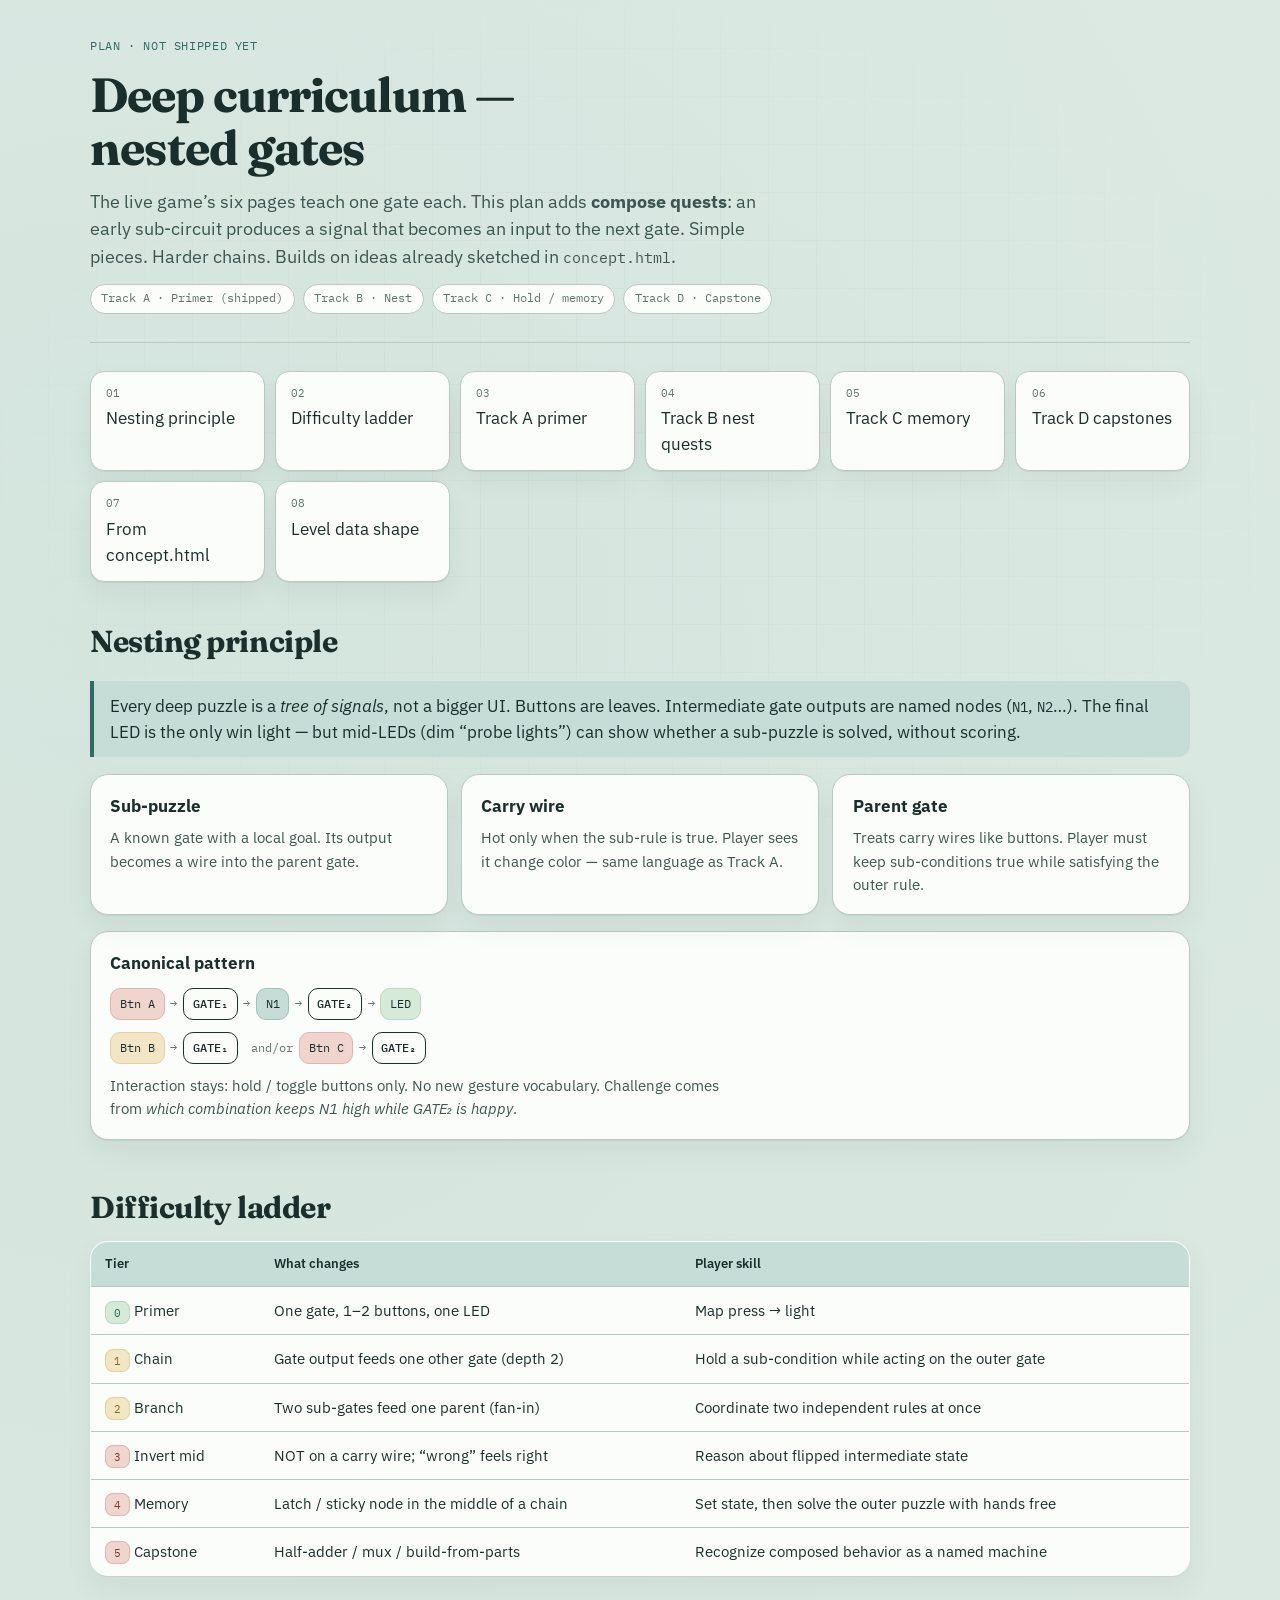
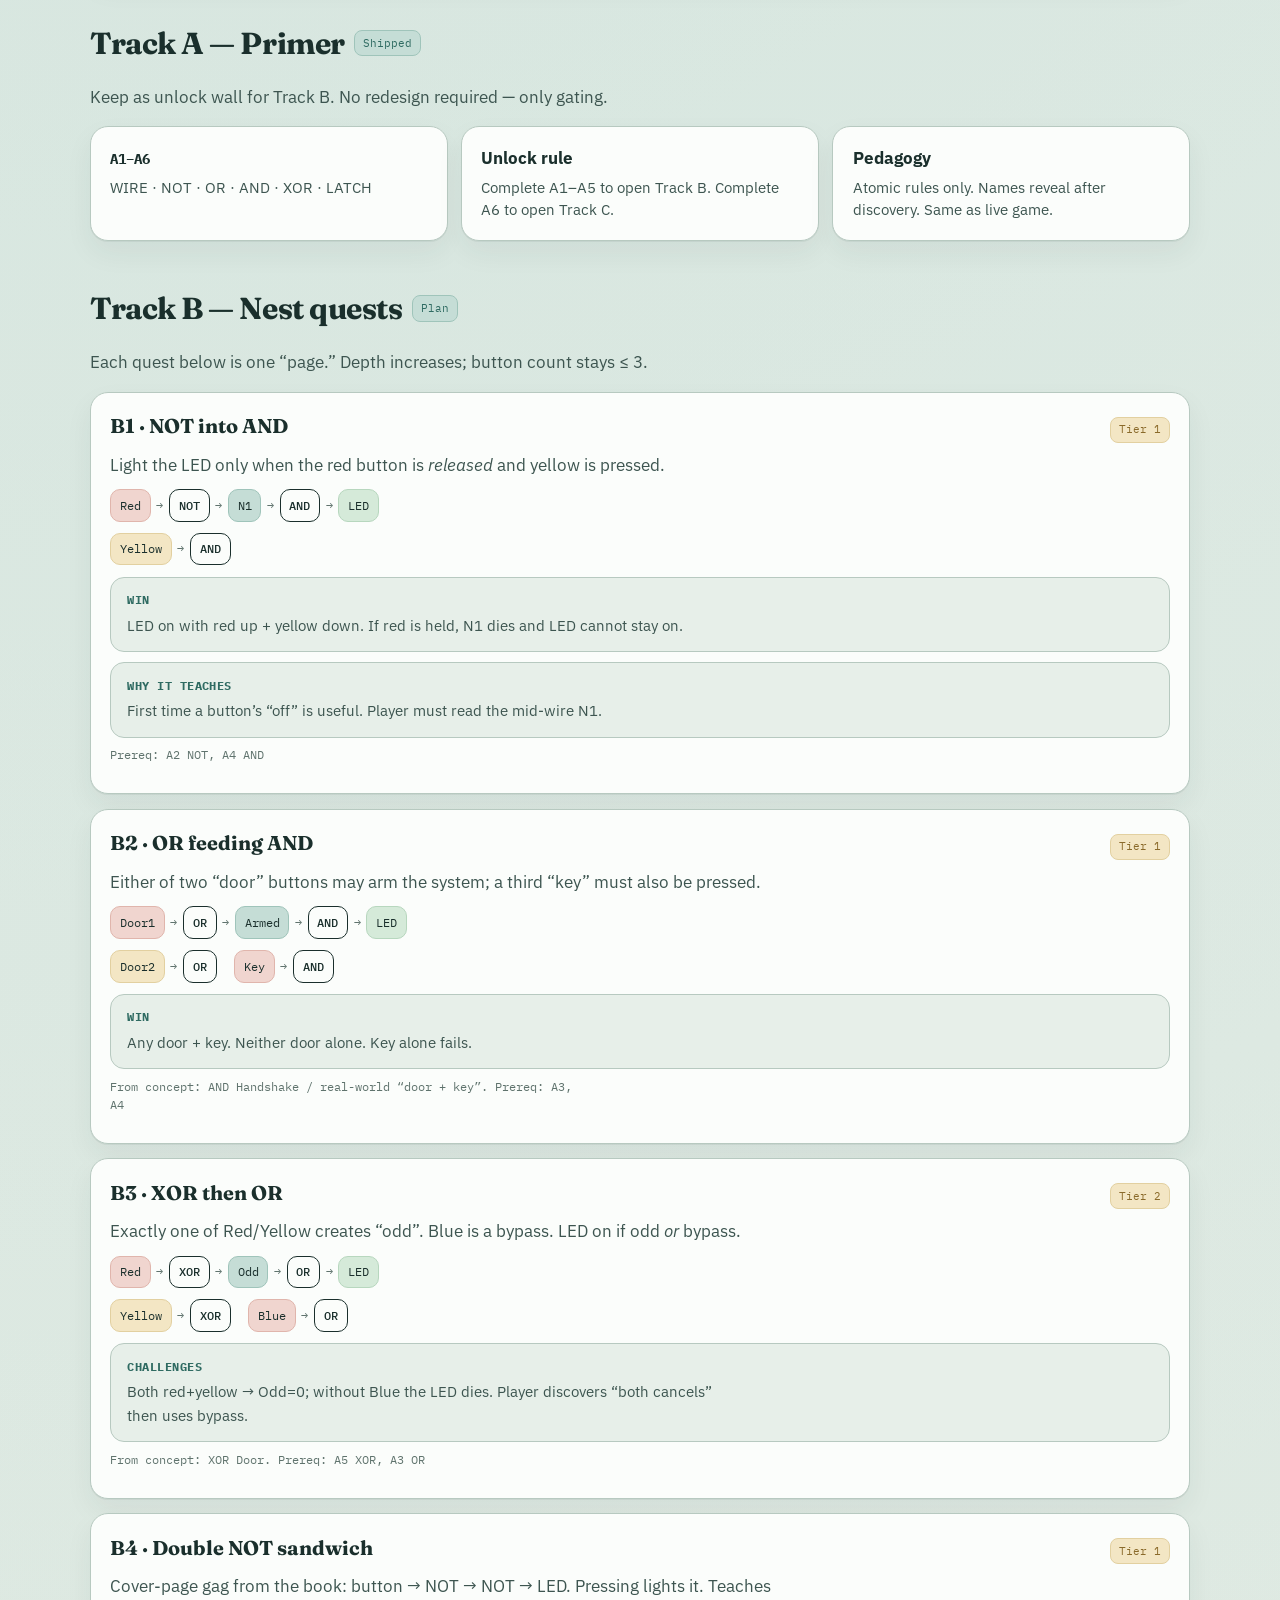
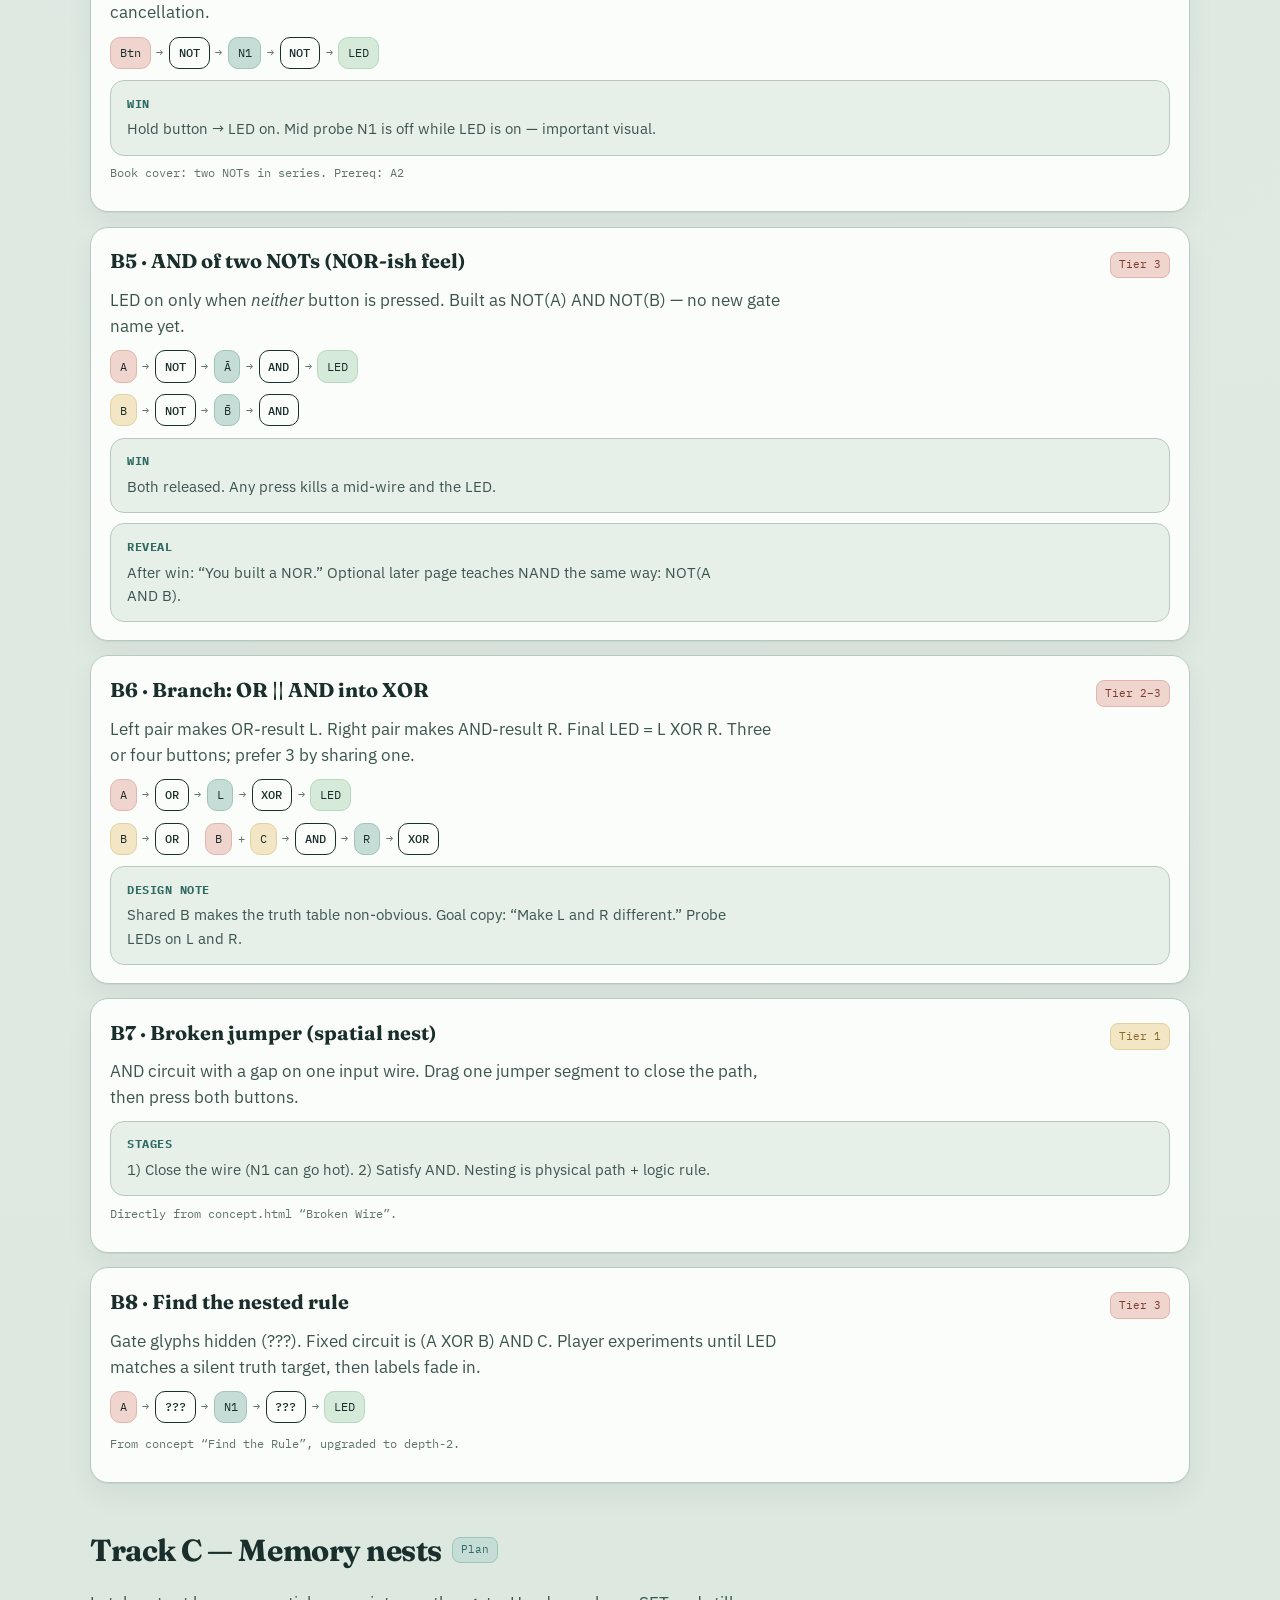
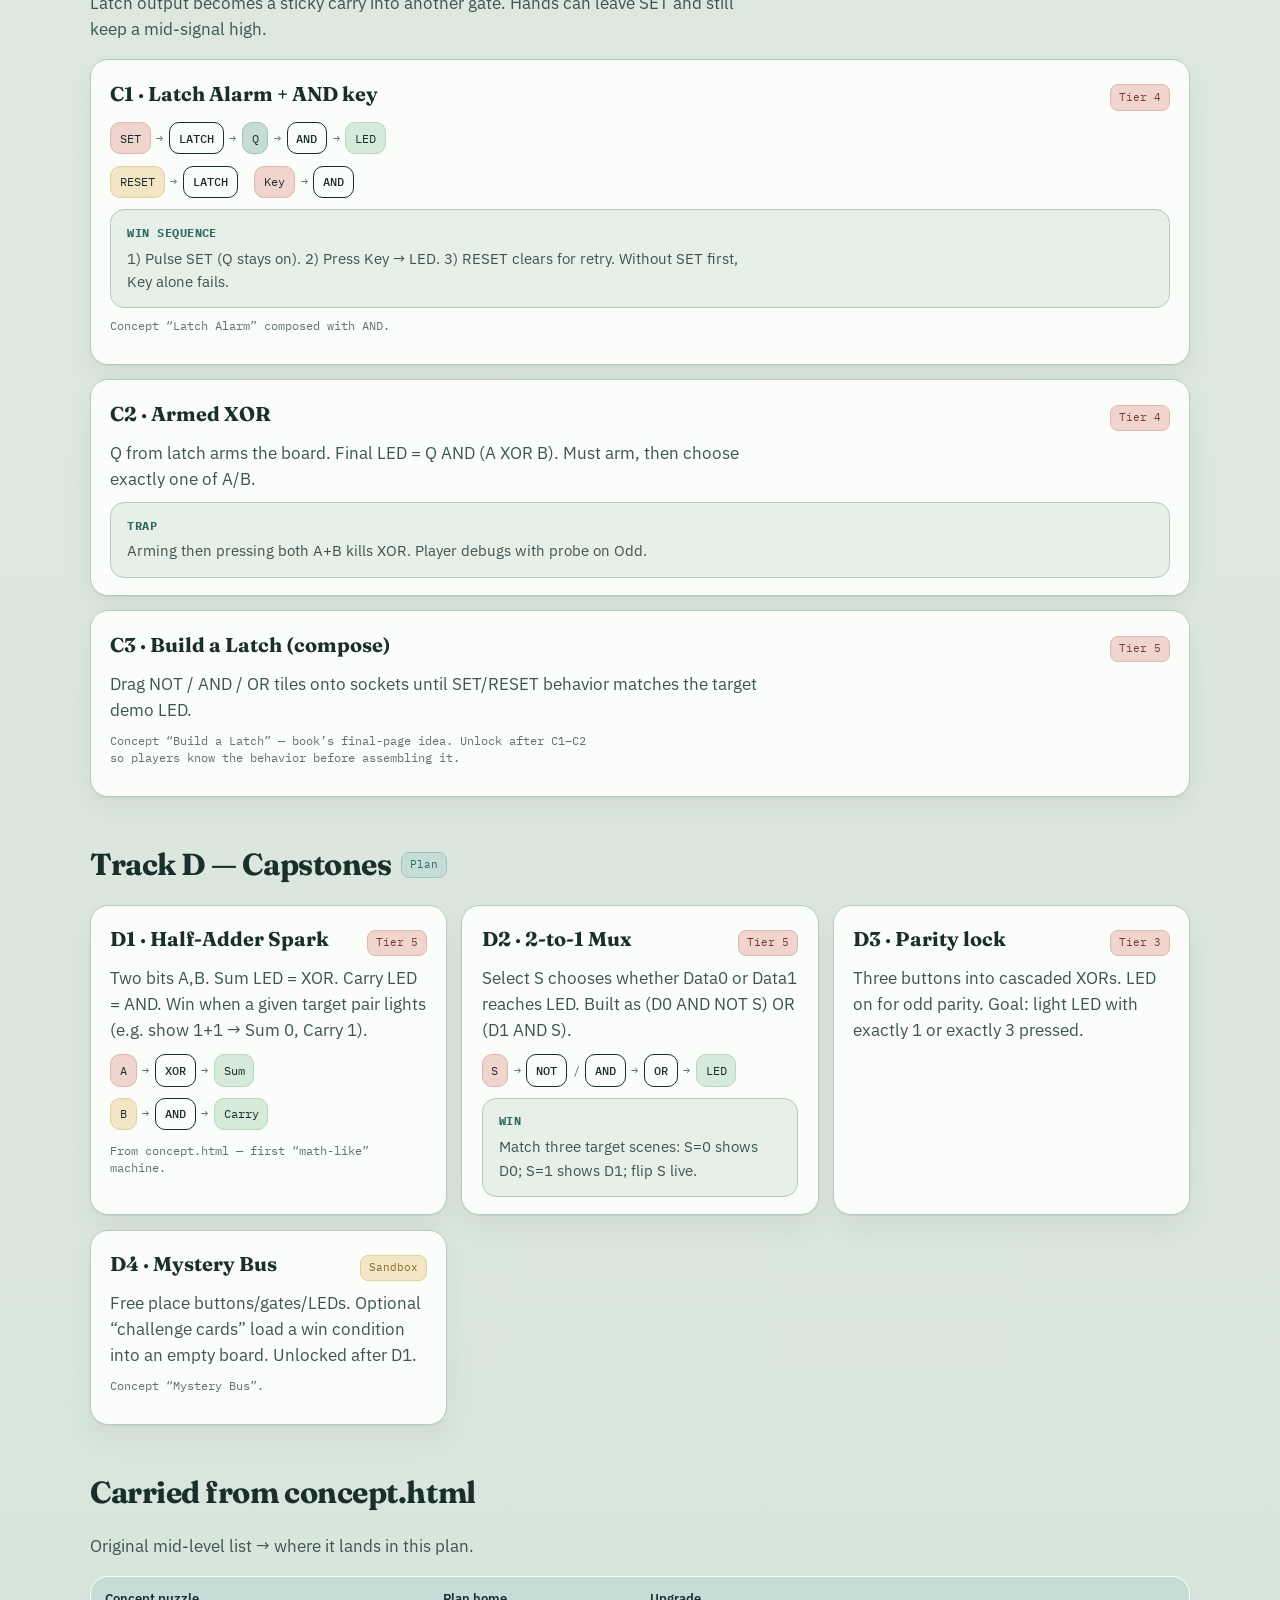
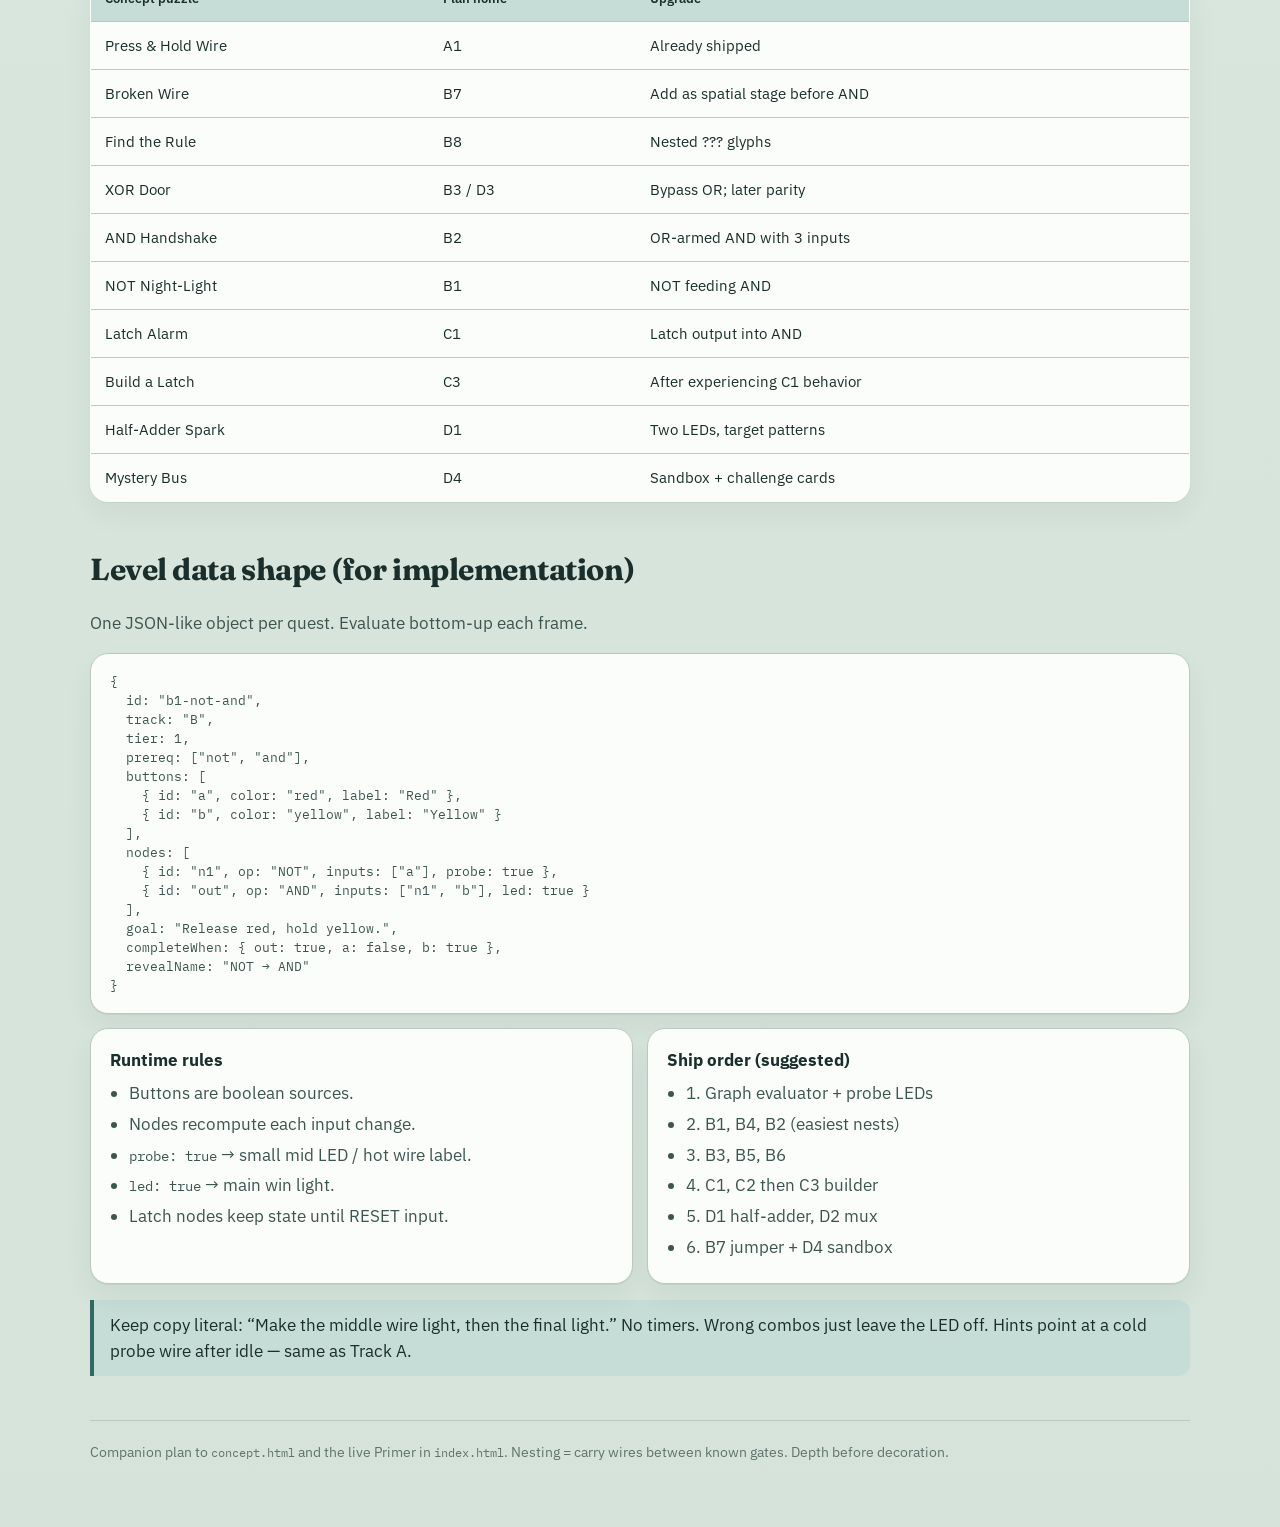
<file: curriculum-deep.html>
<!DOCTYPE html>
<html lang="en">
<head>
  <meta charset="UTF-8" />
  <meta name="viewport" content="width=device-width, initial-scale=1" />
  <title>Logic Pages — Deep Curriculum Plan</title>
  <base href="/ohm/" />
  <link rel="preconnect" href="https://fonts.googleapis.com" />
  <link rel="preconnect" href="https://fonts.gstatic.com" crossorigin />
  <link href="https://fonts.googleapis.com/css2?family=Fraunces:opsz,wght@9..144,500;9..144,650&family=IBM+Plex+Sans:wght@400;500;600&family=IBM+Plex+Mono:wght@400;500&display=swap" rel="stylesheet" />
  <style>
    :root {
      --bg: #e7efe9;
      --bg-deep: #d5e3da;
      --surface: #f4f8f5;
      --surface-raised: #fbfdfb;
      --ink: #1a2f2c;
      --ink-soft: #3d5550;
      --muted: #5f736d;
      --line: #b7c9c0;
      --line-strong: #7f968c;
      --accent: #2f6b62;
      --accent-soft: #c5ddd6;
      --signal: #3f8f5a;
      --signal-soft: #d5ead9;
      --btn-a: #b85a4a;
      --btn-a-soft: #f0d5cf;
      --btn-b: #c9a24a;
      --btn-b-soft: #f3e6c4;
      --hard: #7a3a30;
      --hard-soft: #f0d5cf;
      --mid: #8a6a2a;
      --mid-soft: #f3e6c4;
      --easy: #2d6a42;
      --easy-soft: #d5ead9;
      --radius: 18px;
      --shadow: 0 1px 0 rgba(26, 47, 44, 0.06), 0 12px 28px rgba(26, 47, 44, 0.06);
      --font-display: "Fraunces", Georgia, serif;
      --font-body: "IBM Plex Sans", "Segoe UI", sans-serif;
      --font-mono: "IBM Plex Mono", ui-monospace, monospace;
    }

    * { box-sizing: border-box; }
    html { scroll-behavior: smooth; }
    @media (prefers-reduced-motion: reduce) {
      html { scroll-behavior: auto; }
    }

    body {
      margin: 0;
      color: var(--ink);
      font-family: var(--font-body);
      font-size: 1.05rem;
      line-height: 1.55;
      background:
        radial-gradient(circle at 12% 8%, rgba(197, 221, 214, 0.55), transparent 42%),
        linear-gradient(180deg, var(--bg), var(--bg-deep));
      min-height: 100vh;
    }

    body::before {
      content: "";
      position: fixed;
      inset: 0;
      pointer-events: none;
      opacity: 0.14;
      background-image:
        linear-gradient(var(--line) 1px, transparent 1px),
        linear-gradient(90deg, var(--line) 1px, transparent 1px);
      background-size: 48px 48px;
      mask-image: radial-gradient(ellipse at center, black 30%, transparent 75%);
      z-index: 0;
    }

    .wrap {
      position: relative;
      z-index: 1;
      width: min(1100px, calc(100% - 2rem));
      margin: 0 auto;
      padding: 2.25rem 0 4rem;
    }

    header.hero {
      padding-bottom: 1.75rem;
      border-bottom: 1px solid var(--line);
      margin-bottom: 1.75rem;
      display: grid;
      gap: 0.85rem;
    }

    .eyebrow {
      font-family: var(--font-mono);
      font-size: 0.78rem;
      letter-spacing: 0.05em;
      text-transform: uppercase;
      color: var(--accent);
    }

    h1 {
      margin: 0;
      font-family: var(--font-display);
      font-size: clamp(2rem, 4.5vw, 3rem);
      letter-spacing: -0.02em;
      line-height: 1.1;
      max-width: 16ch;
    }

    .lede {
      margin: 0;
      max-width: 62ch;
      color: var(--ink-soft);
      font-size: 1.1rem;
    }

    .meta {
      display: flex;
      flex-wrap: wrap;
      gap: 0.5rem;
    }

    .chip {
      font-family: var(--font-mono);
      font-size: 0.75rem;
      padding: 0.3rem 0.65rem;
      border-radius: 999px;
      border: 1px solid var(--line);
      background: var(--surface-raised);
      color: var(--muted);
    }

    nav.toc {
      display: grid;
      grid-template-columns: repeat(auto-fit, minmax(160px, 1fr));
      gap: 0.65rem;
      margin-bottom: 2.25rem;
    }

    nav.toc a {
      text-decoration: none;
      color: var(--ink);
      background: var(--surface-raised);
      border: 1px solid var(--line);
      border-radius: 14px;
      padding: 0.8rem 0.95rem;
      box-shadow: var(--shadow);
    }

    nav.toc a span {
      display: block;
      font-family: var(--font-mono);
      font-size: 0.7rem;
      color: var(--muted);
      margin-bottom: 0.2rem;
    }

    section {
      margin-bottom: 2.75rem;
      scroll-margin-top: 1rem;
    }

    h2 {
      font-family: var(--font-display);
      font-size: clamp(1.45rem, 3vw, 1.9rem);
      margin: 0 0 0.65rem;
      letter-spacing: -0.015em;
    }

    h3 {
      font-size: 1.08rem;
      margin: 0 0 0.4rem;
    }

    p { color: var(--ink-soft); max-width: 68ch; }

    .callout {
      border-left: 4px solid var(--accent);
      background: var(--accent-soft);
      border-radius: 0 12px 12px 0;
      padding: 0.75rem 1rem;
      color: var(--ink);
      max-width: none;
    }

    .panel {
      background: var(--surface-raised);
      border: 1px solid var(--line);
      border-radius: var(--radius);
      padding: 1.1rem 1.2rem;
      box-shadow: var(--shadow);
    }

    .grid-2 {
      display: grid;
      grid-template-columns: repeat(auto-fit, minmax(280px, 1fr));
      gap: 0.9rem;
    }

    .grid-3 {
      display: grid;
      grid-template-columns: repeat(auto-fit, minmax(220px, 1fr));
      gap: 0.85rem;
    }

    .tag {
      font-family: var(--font-mono);
      font-size: 0.7rem;
      padding: 0.22rem 0.5rem;
      border-radius: 8px;
      border: 1px solid;
      white-space: nowrap;
    }

    .tag.easy { background: var(--easy-soft); color: var(--easy); border-color: #b7d7be; }
    .tag.mid { background: var(--mid-soft); color: var(--mid); border-color: #e2d0a0; }
    .tag.hard { background: var(--hard-soft); color: var(--hard); border-color: #e0b5ac; }
    .tag.track { background: var(--accent-soft); color: var(--accent); border-color: #9fc4ba; }

    .quest-head {
      display: flex;
      flex-wrap: wrap;
      align-items: baseline;
      justify-content: space-between;
      gap: 0.45rem;
      margin-bottom: 0.55rem;
    }

    .quest-head h3 { margin: 0; font-family: var(--font-display); font-size: 1.25rem; }

    .mono { font-family: var(--font-mono); font-size: 0.86em; }

    .flow {
      display: flex;
      flex-wrap: wrap;
      align-items: center;
      gap: 0.35rem;
      margin: 0.7rem 0;
      font-family: var(--font-mono);
      font-size: 0.78rem;
    }

    .node {
      background: var(--bg);
      border: 1px solid var(--line);
      border-radius: 10px;
      padding: 0.35rem 0.55rem;
      color: var(--ink);
    }

    .node.btn { background: var(--btn-a-soft); border-color: #e0b5ac; }
    .node.btn2 { background: var(--btn-b-soft); border-color: #e2d0a0; }
    .node.gate { background: var(--surface-raised); border-color: var(--ink); font-weight: 500; }
    .node.led { background: var(--signal-soft); border-color: #b7d7be; }
    .node.mid { background: var(--accent-soft); border-color: #9fc4ba; }

    .arrow { color: var(--muted); }

    table {
      width: 100%;
      border-collapse: collapse;
      font-size: 0.93rem;
      background: var(--surface-raised);
      border: 1px solid var(--line);
      border-radius: var(--radius);
      overflow: hidden;
      box-shadow: var(--shadow);
    }

    th, td {
      text-align: left;
      padding: 0.75rem 0.9rem;
      border-bottom: 1px solid var(--line);
      vertical-align: top;
    }

    th {
      background: var(--accent-soft);
      font-size: 0.82rem;
      font-weight: 600;
    }

    tr:last-child td { border-bottom: none; }

    .stage {
      border: 1px solid var(--line);
      border-radius: 14px;
      padding: 0.85rem 1rem;
      background: var(--bg);
      margin-top: 0.65rem;
    }

    .stage strong {
      display: block;
      font-family: var(--font-mono);
      font-size: 0.75rem;
      letter-spacing: 0.04em;
      text-transform: uppercase;
      color: var(--accent);
      margin-bottom: 0.25rem;
    }

    .stage p { margin: 0; font-size: 0.95rem; }

    ul.tight { margin: 0.4rem 0 0; padding-left: 1.15rem; color: var(--ink-soft); }
    ul.tight li { margin: 0.3rem 0; }

    .from-concept {
      font-family: var(--font-mono);
      font-size: 0.72rem;
      color: var(--muted);
      margin-top: 0.55rem;
    }

    footer {
      border-top: 1px solid var(--line);
      padding-top: 1.25rem;
      color: var(--muted);
      font-size: 0.9rem;
    }

    .track-banner {
      display: flex;
      flex-wrap: wrap;
      align-items: center;
      gap: 0.6rem;
      margin: 0 0 1rem;
    }
  </style>
</head>
<body>
  <div class="wrap">
    <header class="hero">
      <div class="eyebrow">Plan · not shipped yet</div>
      <h1>Deep curriculum — nested gates</h1>
      <p class="lede">
        The live game’s six pages teach one gate each. This plan adds
        <strong>compose quests</strong>: an early sub-circuit produces a signal
        that becomes an input to the next gate. Simple pieces. Harder chains.
        Builds on ideas already sketched in <span class="mono">concept.html</span>.
      </p>
      <div class="meta">
        <span class="chip">Track A · Primer (shipped)</span>
        <span class="chip">Track B · Nest</span>
        <span class="chip">Track C · Hold / memory</span>
        <span class="chip">Track D · Capstone</span>
      </div>
    </header>

    <nav class="toc" aria-label="Sections">
      <a href="#principle"><span>01</span>Nesting principle</a>
      <a href="#ladder"><span>02</span>Difficulty ladder</a>
      <a href="#track-a"><span>03</span>Track A primer</a>
      <a href="#track-b"><span>04</span>Track B nest quests</a>
      <a href="#track-c"><span>05</span>Track C memory</a>
      <a href="#track-d"><span>06</span>Track D capstones</a>
      <a href="#carry"><span>07</span>From concept.html</span></a>
      <a href="#data"><span>08</span>Level data shape</a>
    </nav>

    <!-- PRINCIPLE -->
    <section id="principle">
      <h2>Nesting principle</h2>
      <p class="callout">
        Every deep puzzle is a <em>tree of signals</em>, not a bigger UI.
        Buttons are leaves. Intermediate gate outputs are named nodes
        (<span class="mono">N1</span>, <span class="mono">N2</span>…).
        The final LED is the only win light — but mid-LEDs (dim “probe lights”)
        can show whether a sub-puzzle is solved, without scoring.
      </p>

      <div class="grid-3" style="margin-top:1rem;">
        <article class="panel">
          <h3>Sub-puzzle</h3>
          <p style="margin:0;font-size:0.95rem;">A known gate with a local goal. Its output becomes a wire into the parent gate.</p>
        </article>
        <article class="panel">
          <h3>Carry wire</h3>
          <p style="margin:0;font-size:0.95rem;">Hot only when the sub-rule is true. Player sees it change color — same language as Track A.</p>
        </article>
        <article class="panel">
          <h3>Parent gate</h3>
          <p style="margin:0;font-size:0.95rem;">Treats carry wires like buttons. Player must keep sub-conditions true while satisfying the outer rule.</p>
        </article>
      </div>

      <div class="panel" style="margin-top:1rem;">
        <h3 style="margin-top:0">Canonical pattern</h3>
        <div class="flow">
          <span class="node btn">Btn A</span><span class="arrow">→</span>
          <span class="node gate">GATE₁</span><span class="arrow">→</span>
          <span class="node mid">N1</span><span class="arrow">→</span>
          <span class="node gate">GATE₂</span><span class="arrow">→</span>
          <span class="node led">LED</span>
        </div>
        <div class="flow">
          <span class="node btn2">Btn B</span><span class="arrow">→</span>
          <span class="node gate">GATE₁</span>
          <span class="arrow" style="margin-left:0.5rem;">and/or</span>
          <span class="node btn">Btn C</span><span class="arrow">→</span>
          <span class="node gate">GATE₂</span>
        </div>
        <p style="margin:0.5rem 0 0;font-size:0.92rem;">
          Interaction stays: hold / toggle buttons only. No new gesture vocabulary.
          Challenge comes from <em>which combination keeps N1 high while GATE₂ is happy</em>.
        </p>
      </div>
    </section>

    <!-- LADDER -->
    <section id="ladder">
      <h2>Difficulty ladder</h2>
      <table>
        <thead>
          <tr>
            <th>Tier</th>
            <th>What changes</th>
            <th>Player skill</th>
          </tr>
        </thead>
        <tbody>
          <tr>
            <td><span class="tag easy">0</span> Primer</td>
            <td>One gate, 1–2 buttons, one LED</td>
            <td>Map press → light</td>
          </tr>
          <tr>
            <td><span class="tag mid">1</span> Chain</td>
            <td>Gate output feeds one other gate (depth 2)</td>
            <td>Hold a sub-condition while acting on the outer gate</td>
          </tr>
          <tr>
            <td><span class="tag mid">2</span> Branch</td>
            <td>Two sub-gates feed one parent (fan-in)</td>
            <td>Coordinate two independent rules at once</td>
          </tr>
          <tr>
            <td><span class="tag hard">3</span> Invert mid</td>
            <td>NOT on a carry wire; “wrong” feels right</td>
            <td>Reason about flipped intermediate state</td>
          </tr>
          <tr>
            <td><span class="tag hard">4</span> Memory</td>
            <td>Latch / sticky node in the middle of a chain</td>
            <td>Set state, then solve the outer puzzle with hands free</td>
          </tr>
          <tr>
            <td><span class="tag hard">5</span> Capstone</td>
            <td>Half-adder / mux / build-from-parts</td>
            <td>Recognize composed behavior as a named machine</td>
          </tr>
        </tbody>
      </table>
    </section>

    <!-- TRACK A -->
    <section id="track-a">
      <div class="track-banner">
        <h2 style="margin:0">Track A — Primer</h2>
        <span class="tag track">Shipped</span>
      </div>
      <p>Keep as unlock wall for Track B. No redesign required — only gating.</p>
      <div class="grid-3">
        <div class="panel"><strong class="mono">A1–A6</strong><p style="margin:0.35rem 0 0;font-size:0.92rem;">WIRE · NOT · OR · AND · XOR · LATCH</p></div>
        <div class="panel"><strong>Unlock rule</strong><p style="margin:0.35rem 0 0;font-size:0.92rem;">Complete A1–A5 to open Track B. Complete A6 to open Track C.</p></div>
        <div class="panel"><strong>Pedagogy</strong><p style="margin:0.35rem 0 0;font-size:0.92rem;">Atomic rules only. Names reveal after discovery. Same as live game.</p></div>
      </div>
    </section>

    <!-- TRACK B -->
    <section id="track-b">
      <div class="track-banner">
        <h2 style="margin:0">Track B — Nest quests</h2>
        <span class="tag track">Plan</span>
      </div>
      <p>Each quest below is one “page.” Depth increases; button count stays ≤ 3.</p>

      <!-- B1 -->
      <article class="panel" style="margin-bottom:0.9rem;">
        <div class="quest-head">
          <h3>B1 · NOT into AND</h3>
          <span class="tag mid">Tier 1</span>
        </div>
        <p style="margin:0;">Light the LED only when the red button is <em>released</em> and yellow is pressed.</p>
        <div class="flow">
          <span class="node btn">Red</span><span class="arrow">→</span>
          <span class="node gate">NOT</span><span class="arrow">→</span>
          <span class="node mid">N1</span><span class="arrow">→</span>
          <span class="node gate">AND</span><span class="arrow">→</span>
          <span class="node led">LED</span>
        </div>
        <div class="flow">
          <span class="node btn2">Yellow</span><span class="arrow">→</span>
          <span class="node gate">AND</span>
        </div>
        <div class="stage">
          <strong>Win</strong>
          <p>LED on with red up + yellow down. If red is held, N1 dies and LED cannot stay on.</p>
        </div>
        <div class="stage">
          <strong>Why it teaches</strong>
          <p>First time a button’s “off” is useful. Player must read the mid-wire N1.</p>
        </div>
        <p class="from-concept">Prereq: A2 NOT, A4 AND</p>
      </article>

      <!-- B2 -->
      <article class="panel" style="margin-bottom:0.9rem;">
        <div class="quest-head">
          <h3>B2 · OR feeding AND</h3>
          <span class="tag mid">Tier 1</span>
        </div>
        <p style="margin:0;">Either of two “door” buttons may arm the system; a third “key” must also be pressed.</p>
        <div class="flow">
          <span class="node btn">Door1</span><span class="arrow">→</span>
          <span class="node gate">OR</span><span class="arrow">→</span>
          <span class="node mid">Armed</span><span class="arrow">→</span>
          <span class="node gate">AND</span><span class="arrow">→</span>
          <span class="node led">LED</span>
        </div>
        <div class="flow">
          <span class="node btn2">Door2</span><span class="arrow">→</span>
          <span class="node gate">OR</span>
          <span class="arrow" style="margin-left:0.4rem;"></span>
          <span class="node btn">Key</span><span class="arrow">→</span>
          <span class="node gate">AND</span>
        </div>
        <div class="stage">
          <strong>Win</strong>
          <p>Any door + key. Neither door alone. Key alone fails.</p>
        </div>
        <p class="from-concept">From concept: AND Handshake / real-world “door + key”. Prereq: A3, A4</p>
      </article>

      <!-- B3 -->
      <article class="panel" style="margin-bottom:0.9rem;">
        <div class="quest-head">
          <h3>B3 · XOR then OR</h3>
          <span class="tag mid">Tier 2</span>
        </div>
        <p style="margin:0;">Exactly one of Red/Yellow creates “odd”. Blue is a bypass. LED on if odd <em>or</em> bypass.</p>
        <div class="flow">
          <span class="node btn">Red</span><span class="arrow">→</span>
          <span class="node gate">XOR</span><span class="arrow">→</span>
          <span class="node mid">Odd</span><span class="arrow">→</span>
          <span class="node gate">OR</span><span class="arrow">→</span>
          <span class="node led">LED</span>
        </div>
        <div class="flow">
          <span class="node btn2">Yellow</span><span class="arrow">→</span>
          <span class="node gate">XOR</span>
          <span class="arrow" style="margin-left:0.4rem;"></span>
          <span class="node btn">Blue</span><span class="arrow">→</span>
          <span class="node gate">OR</span>
        </div>
        <div class="stage">
          <strong>Challenges</strong>
          <p>Both red+yellow → Odd=0; without Blue the LED dies. Player discovers “both cancels” then uses bypass.</p>
        </div>
        <p class="from-concept">From concept: XOR Door. Prereq: A5 XOR, A3 OR</p>
      </article>

      <!-- B4 -->
      <article class="panel" style="margin-bottom:0.9rem;">
        <div class="quest-head">
          <h3>B4 · Double NOT sandwich</h3>
          <span class="tag mid">Tier 1</span>
        </div>
        <p style="margin:0;">Cover-page gag from the book: button → NOT → NOT → LED. Pressing lights it. Teaches cancellation.</p>
        <div class="flow">
          <span class="node btn">Btn</span><span class="arrow">→</span>
          <span class="node gate">NOT</span><span class="arrow">→</span>
          <span class="node mid">N1</span><span class="arrow">→</span>
          <span class="node gate">NOT</span><span class="arrow">→</span>
          <span class="node led">LED</span>
        </div>
        <div class="stage">
          <strong>Win</strong>
          <p>Hold button → LED on. Mid probe N1 is off while LED is on — important visual.</p>
        </div>
        <p class="from-concept">Book cover: two NOTs in series. Prereq: A2</p>
      </article>

      <!-- B5 -->
      <article class="panel" style="margin-bottom:0.9rem;">
        <div class="quest-head">
          <h3>B5 · AND of two NOTs (NOR-ish feel)</h3>
          <span class="tag hard">Tier 3</span>
        </div>
        <p style="margin:0;">LED on only when <em>neither</em> button is pressed. Built as NOT(A) AND NOT(B) — no new gate name yet.</p>
        <div class="flow">
          <span class="node btn">A</span><span class="arrow">→</span>
          <span class="node gate">NOT</span><span class="arrow">→</span>
          <span class="node mid">Ā</span><span class="arrow">→</span>
          <span class="node gate">AND</span><span class="arrow">→</span>
          <span class="node led">LED</span>
        </div>
        <div class="flow">
          <span class="node btn2">B</span><span class="arrow">→</span>
          <span class="node gate">NOT</span><span class="arrow">→</span>
          <span class="node mid">B̄</span><span class="arrow">→</span>
          <span class="node gate">AND</span>
        </div>
        <div class="stage">
          <strong>Win</strong>
          <p>Both released. Any press kills a mid-wire and the LED.</p>
        </div>
        <div class="stage">
          <strong>Reveal</strong>
          <p>After win: “You built a NOR.” Optional later page teaches NAND the same way: NOT(A AND B).</p>
        </div>
      </article>

      <!-- B6 -->
      <article class="panel" style="margin-bottom:0.9rem;">
        <div class="quest-head">
          <h3>B6 · Branch: OR || AND into XOR</h3>
          <span class="tag hard">Tier 2–3</span>
        </div>
        <p style="margin:0;">Left pair makes OR-result L. Right pair makes AND-result R. Final LED = L XOR R. Three or four buttons; prefer 3 by sharing one.</p>
        <div class="flow">
          <span class="node btn">A</span><span class="arrow">→</span>
          <span class="node gate">OR</span><span class="arrow">→</span>
          <span class="node mid">L</span><span class="arrow">→</span>
          <span class="node gate">XOR</span><span class="arrow">→</span>
          <span class="node led">LED</span>
        </div>
        <div class="flow">
          <span class="node btn2">B</span><span class="arrow">→</span>
          <span class="node gate">OR</span>
          <span class="arrow" style="margin-left:0.35rem;"></span>
          <span class="node btn">B</span><span class="arrow">+</span>
          <span class="node btn2">C</span><span class="arrow">→</span>
          <span class="node gate">AND</span><span class="arrow">→</span>
          <span class="node mid">R</span><span class="arrow">→</span>
          <span class="node gate">XOR</span>
        </div>
        <div class="stage">
          <strong>Design note</strong>
          <p>Shared B makes the truth table non-obvious. Goal copy: “Make L and R different.” Probe LEDs on L and R.</p>
        </div>
      </article>

      <!-- B7 -->
      <article class="panel" style="margin-bottom:0.9rem;">
        <div class="quest-head">
          <h3>B7 · Broken jumper (spatial nest)</h3>
          <span class="tag mid">Tier 1</span>
        </div>
        <p style="margin:0;">AND circuit with a gap on one input wire. Drag one jumper segment to close the path, then press both buttons.</p>
        <div class="stage">
          <strong>Stages</strong>
          <p>1) Close the wire (N1 can go hot). 2) Satisfy AND. Nesting is physical path + logic rule.</p>
        </div>
        <p class="from-concept">Directly from concept.html “Broken Wire”.</p>
      </article>

      <!-- B8 -->
      <article class="panel">
        <div class="quest-head">
          <h3>B8 · Find the nested rule</h3>
          <span class="tag hard">Tier 3</span>
        </div>
        <p style="margin:0;">Gate glyphs hidden (???). Fixed circuit is (A XOR B) AND C. Player experiments until LED matches a silent truth target, then labels fade in.</p>
        <div class="flow">
          <span class="node btn">A</span><span class="arrow">→</span>
          <span class="node gate">???</span><span class="arrow">→</span>
          <span class="node mid">N1</span><span class="arrow">→</span>
          <span class="node gate">???</span><span class="arrow">→</span>
          <span class="node led">LED</span>
        </div>
        <p class="from-concept">From concept “Find the Rule”, upgraded to depth-2.</p>
      </article>
    </section>

    <!-- TRACK C -->
    <section id="track-c">
      <div class="track-banner">
        <h2 style="margin:0">Track C — Memory nests</h2>
        <span class="tag track">Plan</span>
      </div>
      <p>Latch output becomes a sticky carry into another gate. Hands can leave SET and still keep a mid-signal high.</p>

      <article class="panel" style="margin-bottom:0.9rem;">
        <div class="quest-head">
          <h3>C1 · Latch Alarm + AND key</h3>
          <span class="tag hard">Tier 4</span>
        </div>
        <div class="flow">
          <span class="node btn">SET</span><span class="arrow">→</span>
          <span class="node gate">LATCH</span><span class="arrow">→</span>
          <span class="node mid">Q</span><span class="arrow">→</span>
          <span class="node gate">AND</span><span class="arrow">→</span>
          <span class="node led">LED</span>
        </div>
        <div class="flow">
          <span class="node btn2">RESET</span><span class="arrow">→</span>
          <span class="node gate">LATCH</span>
          <span class="arrow" style="margin-left:0.35rem;"></span>
          <span class="node btn">Key</span><span class="arrow">→</span>
          <span class="node gate">AND</span>
        </div>
        <div class="stage">
          <strong>Win sequence</strong>
          <p>1) Pulse SET (Q stays on). 2) Press Key → LED. 3) RESET clears for retry. Without SET first, Key alone fails.</p>
        </div>
        <p class="from-concept">Concept “Latch Alarm” composed with AND.</p>
      </article>

      <article class="panel" style="margin-bottom:0.9rem;">
        <div class="quest-head">
          <h3>C2 · Armed XOR</h3>
          <span class="tag hard">Tier 4</span>
        </div>
        <p style="margin:0;">Q from latch arms the board. Final LED = Q AND (A XOR B). Must arm, then choose exactly one of A/B.</p>
        <div class="stage">
          <strong>Trap</strong>
          <p>Arming then pressing both A+B kills XOR. Player debugs with probe on Odd.</p>
        </div>
      </article>

      <article class="panel">
        <div class="quest-head">
          <h3>C3 · Build a Latch (compose)</h3>
          <span class="tag hard">Tier 5</span>
        </div>
        <p style="margin:0;">Drag NOT / AND / OR tiles onto sockets until SET/RESET behavior matches the target demo LED.</p>
        <p class="from-concept">Concept “Build a Latch” — book’s final-page idea. Unlock after C1–C2 so players know the behavior before assembling it.</p>
      </article>
    </section>

    <!-- TRACK D -->
    <section id="track-d">
      <div class="track-banner">
        <h2 style="margin:0">Track D — Capstones</h2>
        <span class="tag track">Plan</span>
      </div>

      <div class="grid-2">
        <article class="panel">
          <div class="quest-head">
            <h3>D1 · Half-Adder Spark</h3>
            <span class="tag hard">Tier 5</span>
          </div>
          <p style="margin:0;">Two bits A,B. Sum LED = XOR. Carry LED = AND. Win when a given target pair lights (e.g. show 1+1 → Sum 0, Carry 1).</p>
          <div class="flow">
            <span class="node btn">A</span><span class="arrow">→</span>
            <span class="node gate">XOR</span><span class="arrow">→</span>
            <span class="node led">Sum</span>
          </div>
          <div class="flow">
            <span class="node btn2">B</span><span class="arrow">→</span>
            <span class="node gate">AND</span><span class="arrow">→</span>
            <span class="node led">Carry</span>
          </div>
          <p class="from-concept">From concept.html — first “math-like” machine.</p>
        </article>

        <article class="panel">
          <div class="quest-head">
            <h3>D2 · 2-to-1 Mux</h3>
            <span class="tag hard">Tier 5</span>
          </div>
          <p style="margin:0;">Select S chooses whether Data0 or Data1 reaches LED. Built as (D0 AND NOT S) OR (D1 AND S).</p>
          <div class="flow">
            <span class="node btn">S</span><span class="arrow">→</span>
            <span class="node gate">NOT</span><span class="arrow">/</span>
            <span class="node gate">AND</span><span class="arrow">→</span>
            <span class="node gate">OR</span><span class="arrow">→</span>
            <span class="node led">LED</span>
          </div>
          <div class="stage">
            <strong>Win</strong>
            <p>Match three target scenes: S=0 shows D0; S=1 shows D1; flip S live.</p>
          </div>
        </article>

        <article class="panel">
          <div class="quest-head">
            <h3>D3 · Parity lock</h3>
            <span class="tag hard">Tier 3</span>
          </div>
          <p style="margin:0;">Three buttons into cascaded XORs. LED on for odd parity. Goal: light LED with exactly 1 or exactly 3 pressed.</p>
        </article>

        <article class="panel">
          <div class="quest-head">
            <h3>D4 · Mystery Bus</h3>
            <span class="tag mid">Sandbox</span>
          </div>
          <p style="margin:0;">Free place buttons/gates/LEDs. Optional “challenge cards” load a win condition into an empty board. Unlocked after D1.</p>
          <p class="from-concept">Concept “Mystery Bus”.</p>
        </article>
      </div>
    </section>

    <!-- CARRY FROM CONCEPT -->
    <section id="carry">
      <h2>Carried from concept.html</h2>
      <p>Original mid-level list → where it lands in this plan.</p>
      <table>
        <thead>
          <tr>
            <th>Concept puzzle</th>
            <th>Plan home</th>
            <th>Upgrade</th>
          </tr>
        </thead>
        <tbody>
          <tr>
            <td>Press &amp; Hold Wire</td>
            <td>A1</td>
            <td>Already shipped</td>
          </tr>
          <tr>
            <td>Broken Wire</td>
            <td>B7</td>
            <td>Add as spatial stage before AND</td>
          </tr>
          <tr>
            <td>Find the Rule</td>
            <td>B8</td>
            <td>Nested ??? glyphs</td>
          </tr>
          <tr>
            <td>XOR Door</td>
            <td>B3 / D3</td>
            <td>Bypass OR; later parity</td>
          </tr>
          <tr>
            <td>AND Handshake</td>
            <td>B2</td>
            <td>OR-armed AND with 3 inputs</td>
          </tr>
          <tr>
            <td>NOT Night-Light</td>
            <td>B1</td>
            <td>NOT feeding AND</td>
          </tr>
          <tr>
            <td>Latch Alarm</td>
            <td>C1</td>
            <td>Latch output into AND</td>
          </tr>
          <tr>
            <td>Build a Latch</td>
            <td>C3</td>
            <td>After experiencing C1 behavior</td>
          </tr>
          <tr>
            <td>Half-Adder Spark</td>
            <td>D1</td>
            <td>Two LEDs, target patterns</td>
          </tr>
          <tr>
            <td>Mystery Bus</td>
            <td>D4</td>
            <td>Sandbox + challenge cards</td>
          </tr>
        </tbody>
      </table>
    </section>

    <!-- DATA SHAPE -->
    <section id="data">
      <h2>Level data shape (for implementation)</h2>
      <p>One JSON-like object per quest. Evaluate bottom-up each frame.</p>
      <div class="panel">
        <pre class="mono" style="margin:0; white-space:pre-wrap; font-size:0.82rem; line-height:1.45; color:var(--ink-soft);">{
  id: "b1-not-and",
  track: "B",
  tier: 1,
  prereq: ["not", "and"],
  buttons: [
    { id: "a", color: "red", label: "Red" },
    { id: "b", color: "yellow", label: "Yellow" }
  ],
  nodes: [
    { id: "n1", op: "NOT", inputs: ["a"], probe: true },
    { id: "out", op: "AND", inputs: ["n1", "b"], led: true }
  ],
  goal: "Release red, hold yellow.",
  completeWhen: { out: true, a: false, b: true },
  revealName: "NOT → AND"
}</pre>
      </div>

      <div class="grid-2" style="margin-top:0.9rem;">
        <article class="panel">
          <h3 style="margin-top:0">Runtime rules</h3>
          <ul class="tight">
            <li>Buttons are boolean sources.</li>
            <li>Nodes recompute each input change.</li>
            <li><span class="mono">probe: true</span> → small mid LED / hot wire label.</li>
            <li><span class="mono">led: true</span> → main win light.</li>
            <li>Latch nodes keep state until RESET input.</li>
          </ul>
        </article>
        <article class="panel">
          <h3 style="margin-top:0">Ship order (suggested)</h3>
          <ul class="tight">
            <li>1. Graph evaluator + probe LEDs</li>
            <li>2. B1, B4, B2 (easiest nests)</li>
            <li>3. B3, B5, B6</li>
            <li>4. C1, C2 then C3 builder</li>
            <li>5. D1 half-adder, D2 mux</li>
            <li>6. B7 jumper + D4 sandbox</li>
          </ul>
        </article>
      </div>

      <div class="callout" style="margin-top:1rem;">
        Keep copy literal: “Make the middle wire light, then the final light.”
        No timers. Wrong combos just leave the LED off. Hints point at a cold probe wire after idle — same as Track A.
      </div>
    </section>

    <footer>
      Companion plan to <span class="mono">concept.html</span> and the live Primer in <span class="mono">index.html</span>.
      Nesting = carry wires between known gates. Depth before decoration.
    </footer>
  </div>
</body>
</html>
</file>
<file: css/game.css>
:root {
  --bg: #fad6e6;
  --bg-deep: #f3bfd6;
  --surface: #ffebf3;
  --surface-raised: #fff7fb;
  --ink: #3a2434;
  --ink-soft: #5c3d52;
  --muted: #8a6a7c;
  --line: #e8c4d4;
  --line-strong: #c995ad;
  --accent: #c45b8c;
  --accent-soft: #f5d0e0;
  --signal: #e85d9a;
  --signal-soft: #fce0ec;
  --btn-a: #e85a6b;
  --btn-a-press: #c94658;
  --btn-b: #e8b84a;
  --btn-b-press: #c99a35;
  --led: #e85d9a;
  --led-off: #c4a8b5;
  --radius: 18px;
  --shadow: 0 1px 0 rgba(58, 36, 52, 0.06), 0 12px 28px rgba(196, 91, 140, 0.12);
  --font-display: "Fraunces", Georgia, serif;
  --font-body: "IBM Plex Sans", "Segoe UI", sans-serif;
  --font-mono: "IBM Plex Mono", ui-monospace, monospace;
  --motion: 180ms;
  --safe-bottom: env(safe-area-inset-bottom, 0px);
}

html.high-contrast {
  --bg: #ffeef5;
  --bg-deep: #ffd6e8;
  --ink: #1f0f18;
  --ink-soft: #3a1f2e;
  --muted: #5a3448;
  --line: #c47a9a;
  --line-strong: #8a3d62;
  --signal: #c2185b;
  --led: #c2185b;
}

html.reduce-motion {
  --motion: 1ms;
}

*,
*::before,
*::after {
  box-sizing: border-box;
}

/* Hold-to-press UI — never treat long-press as text/image select */
html,
body,
#app,
.board,
.board-stage,
.input-btn,
.side-panel,
.topbar,
.footer,
.icon-btn,
.page-chip {
  -webkit-user-select: none;
  user-select: none;
  -webkit-touch-callout: none;
  -webkit-tap-highlight-color: transparent;
}

#app.play-mode,
#app.play-mode svg,
#app.play-mode text,
#app.play-mode button {
  -webkit-user-select: none !important;
  user-select: none !important;
  -webkit-touch-callout: none !important;
}

#app.play-mode input,
#app.play-mode textarea {
  -webkit-user-select: text !important;
  user-select: text !important;
}

html,
body {
  margin: 0;
  min-height: 100%;
}

body {
  color: var(--ink);
  font-family: var(--font-body);
  font-size: 1.05rem;
  line-height: 1.5;
  background:
    radial-gradient(circle at 12% 0%, rgba(255, 182, 210, 0.55), transparent 42%),
    radial-gradient(circle at 88% 10%, rgba(255, 214, 232, 0.5), transparent 38%),
    radial-gradient(circle at 50% 100%, rgba(255, 196, 220, 0.35), transparent 45%),
    linear-gradient(180deg, var(--bg), var(--bg-deep));
  min-height: 100dvh;
}

body::before {
  content: "";
  position: fixed;
  inset: 0;
  pointer-events: none;
  opacity: 0.14;
  background-image:
    linear-gradient(var(--line) 1px, transparent 1px),
    linear-gradient(90deg, var(--line) 1px, transparent 1px);
  background-size: 44px 44px;
  mask-image: radial-gradient(ellipse at center, black 25%, transparent 78%);
  z-index: 0;
}

#app {
  position: relative;
  z-index: 1;
  width: min(960px, 100%);
  margin: 0 auto;
  min-height: 100dvh;
  display: grid;
  grid-template-rows: auto 1fr auto;
  padding: 0.75rem 0.9rem calc(0.9rem + var(--safe-bottom));
  gap: 0.75rem;
}

/* Play mode: board owns the viewport */
#app.play-mode {
  width: 100%;
  max-width: none;
  height: 100dvh;
  min-height: 100dvh;
  padding: 0;
  gap: 0;
  overflow: hidden;
  grid-template-rows: 0 1fr 0;
}

#app.play-mode .topbar {
  position: absolute;
  top: 0;
  left: 0;
  right: 0;
  z-index: 8;
  padding: 0.55rem 0.75rem;
  background: linear-gradient(180deg, color-mix(in srgb, var(--bg) 92%, transparent), transparent);
  pointer-events: none;
}

#app.play-mode .topbar .brand,
#app.play-mode .topbar .icon-btn,
#app.play-mode .topbar .page-chip {
  pointer-events: auto;
}

#app.play-mode .footer {
  position: absolute;
  bottom: 0;
  left: 0;
  right: 0;
  z-index: 8;
  padding: 0.55rem 0.75rem calc(0.55rem + var(--safe-bottom));
  background: linear-gradient(0deg, color-mix(in srgb, var(--bg) 92%, transparent), transparent);
  pointer-events: none;
}

#app.play-mode .footer .nav-group,
#app.play-mode .footer .icon-btn {
  pointer-events: auto;
}

#app.play-mode .brand h1 {
  font-size: 1.15rem;
}

#app.play-mode #screen-play {
  grid-row: 1 / -1;
}

button,
input,
select {
  font: inherit;
}

.topbar,
.footer {
  display: flex;
  align-items: center;
  justify-content: space-between;
  gap: 0.75rem;
  flex-wrap: wrap;
}

.brand {
  display: flex;
  align-items: center;
  gap: 0.65rem;
  min-width: 0;
}

.brand-mark {
  width: 0.7rem;
  height: 0.7rem;
  border-radius: 50%;
  background: linear-gradient(135deg, #ff4d6d, #ffd60a 40%, #2ec4b6 70%, #9b5de5);
  box-shadow: 0 0 0 4px var(--signal-soft);
  flex-shrink: 0;
}

.brand h1 {
  margin: 0;
  font-family: var(--font-display);
  font-size: clamp(1.25rem, 3.5vw, 1.7rem);
  font-weight: 650;
  letter-spacing: -0.02em;
  line-height: 1.15;
}

.page-chip {
  appearance: none;
  cursor: pointer;
  font-family: var(--font-mono);
  font-size: 0.78rem;
  letter-spacing: 0.06em;
  text-transform: uppercase;
  color: var(--accent);
  background: var(--surface-raised);
  border: 1px solid var(--line);
  border-radius: 999px;
  padding: 0.4rem 0.8rem;
  min-height: 36px;
  transition: border-color var(--motion) ease, background var(--motion) ease;
}

.page-chip:hover,
.page-chip:focus-visible {
  border-color: var(--accent);
  background: var(--accent-soft);
  outline: none;
}

.page-chip::after {
  content: " ▾";
  font-size: 0.7em;
  opacity: 0.7;
}

.course-lead {
  margin: -0.35rem 0 0.25rem;
  color: var(--ink-soft);
  font-size: 0.95rem;
}

.course-tracks {
  display: grid;
  gap: 0.75rem;
  max-height: min(50vh, 360px);
  overflow: auto;
  margin: 0.35rem 0 0.5rem;
}

.course-track {
  border: 1px solid var(--line);
  border-radius: 12px;
  padding: 0.65rem 0.75rem;
  background: color-mix(in srgb, var(--bg) 70%, transparent);
}

.course-track.locked {
  opacity: 0.65;
}

.course-track h3 {
  margin: 0 0 0.45rem;
  font-size: 0.95rem;
  font-family: var(--font-display);
}

.course-levels {
  display: flex;
  flex-wrap: wrap;
  gap: 0.35rem;
}

.course-levels button {
  appearance: none;
  border: 1px solid var(--line);
  background: var(--surface-raised);
  color: var(--ink);
  border-radius: 999px;
  padding: 0.35rem 0.65rem;
  font-family: var(--font-mono);
  font-size: 0.72rem;
  cursor: pointer;
  min-height: 36px;
}

.course-levels button.done {
  border-color: var(--signal);
  background: var(--signal-soft);
}

.course-levels button.current {
  outline: 2px solid var(--accent);
  outline-offset: 1px;
}

.course-levels button:disabled {
  opacity: 0.45;
  cursor: not-allowed;
}

.course-modal {
  width: min(440px, 100%);
}

.icon-btn {
  appearance: none;
  border: 1px solid var(--line);
  background: var(--surface-raised);
  color: var(--ink);
  border-radius: 14px;
  min-width: 48px;
  min-height: 48px;
  padding: 0.55rem 0.85rem;
  cursor: pointer;
  display: inline-flex;
  align-items: center;
  justify-content: center;
  gap: 0.4rem;
  box-shadow: var(--shadow);
  transition: border-color var(--motion) ease, transform var(--motion) ease;
}

.icon-btn:hover,
.icon-btn:focus-visible {
  border-color: var(--accent);
  outline: none;
}

.icon-btn:active {
  transform: translateY(1px);
}

.icon-btn[aria-pressed="true"] {
  background: var(--accent-soft);
  border-color: var(--accent);
}

.icon-btn .label {
  font-size: 0.9rem;
  font-weight: 500;
}

.screen {
  display: none;
  min-height: 0;
}

.screen.active {
  display: grid;
  gap: 0.9rem;
  align-content: start;
  min-height: 0;
}

#screen-play.active {
  height: 100%;
  align-content: stretch;
  gap: 0;
}

.hero-card,
.modal,
.settings-panel {
  background: var(--surface-raised);
  border: 1px solid var(--line);
  border-radius: var(--radius);
  box-shadow: var(--shadow);
}

.board-shell {
  background: transparent;
  border: none;
  box-shadow: none;
}

.hero-card {
  padding: clamp(1.4rem, 4vw, 2.4rem);
  display: grid;
  gap: 1rem;
  position: relative;
  overflow: hidden;
}

.hero-card::after {
  content: "";
  position: absolute;
  inset: auto -10% -40% 40%;
  height: 70%;
  background:
    radial-gradient(circle at 28% 40%, rgba(255, 92, 138, 0.22), transparent 45%),
    radial-gradient(circle at 55% 55%, rgba(255, 209, 102, 0.16), transparent 42%),
    radial-gradient(circle at 78% 62%, rgba(76, 201, 240, 0.18), transparent 40%);
  pointer-events: none;
}

.eyebrow {
  font-family: var(--font-mono);
  font-size: 0.78rem;
  letter-spacing: 0.05em;
  text-transform: uppercase;
  color: var(--accent);
  margin: 0;
}

.hero-card h2 {
  margin: 0;
  font-family: var(--font-display);
  font-size: clamp(2rem, 6vw, 3.1rem);
  line-height: 1.08;
  letter-spacing: -0.02em;
  max-width: 12ch;
}

.hero-card p {
  margin: 0;
  max-width: 42ch;
  color: var(--ink-soft);
  font-size: 1.08rem;
}

.cta-row {
  display: flex;
  flex-wrap: wrap;
  gap: 0.65rem;
  position: relative;
  z-index: 1;
}

.btn-primary,
.btn-secondary {
  appearance: none;
  border-radius: 14px;
  min-height: 52px;
  padding: 0.7rem 1.15rem;
  cursor: pointer;
  font-weight: 600;
  border: 1px solid transparent;
  transition: transform var(--motion) ease, background var(--motion) ease;
}

.btn-primary {
  background: var(--accent);
  color: #fff8fb;
}

.btn-primary:hover,
.btn-primary:focus-visible {
  filter: brightness(1.05);
  outline: none;
}

.btn-secondary {
  background: var(--surface);
  color: var(--ink);
  border-color: var(--line);
}

.btn-primary:active,
.btn-secondary:active {
  transform: translateY(1px);
}

.play-layout {
  display: grid;
  grid-template-columns: 1fr;
  grid-template-rows: 1fr;
  gap: 0;
  min-height: 0;
  height: 100%;
  position: relative;
}

.board-shell {
  padding: 0;
  display: grid;
  min-height: 0;
  height: 100%;
  border-radius: 0;
  overflow: hidden;
}

.board {
  position: relative;
  width: 100%;
  height: 100%;
  min-height: 0;
  aspect-ratio: auto;
  border-radius: 0;
  border: none;
  container-type: size;
  container-name: board;
  background:
    radial-gradient(circle at 18% 22%, rgba(255, 255, 255, 0.45), transparent 42%),
    radial-gradient(circle at 82% 78%, rgba(255, 180, 210, 0.35), transparent 48%),
    repeating-linear-gradient(0deg, transparent, transparent 21px, rgba(224, 150, 180, 0.28) 22px),
    repeating-linear-gradient(90deg, transparent, transparent 21px, rgba(224, 150, 180, 0.28) 22px),
    var(--bg);
  overflow: hidden;
  touch-action: none;
  user-select: none;
  -webkit-user-select: none;
  -webkit-touch-callout: none;
}

/* Letterbox frame matching SVG viewBox 560×260 — button % coords map here */
.board-stage {
  position: absolute;
  top: 50%;
  left: 50%;
  transform: translate(-50%, -50%);
  aspect-ratio: 560 / 260;
  width: min(100cqw, calc(100cqh * 560 / 260));
  height: auto;
  max-width: 100%;
  max-height: 100%;
  container-type: size;
  container-name: stage;
  touch-action: none;
}

/*
 * Phones: portrait width OR landscape height.
 * iPhone landscape is often ~844×390 — max-width:640 alone misses it.
 *
 * Don't fullscreen a landscape 560×260 strip inside a tall grid (looks "zoomed out").
 * Instead: page pink chrome + a fitted circuit card that owns the middle.
 */
@media (max-width: 900px), (max-height: 520px) {
  #app.play-mode .board-shell {
    display: flex;
    align-items: center;
    justify-content: center;
    padding: 3.6rem 0.55rem 5.75rem;
    box-sizing: border-box;
    width: 100%;
    height: 100%;
    overflow: hidden;
    background:
      radial-gradient(circle at 12% 0%, rgba(255, 182, 210, 0.5), transparent 42%),
      radial-gradient(circle at 88% 100%, rgba(255, 196, 220, 0.35), transparent 45%),
      linear-gradient(180deg, var(--bg), var(--bg-deep));
  }

  #app.play-mode .board {
    position: relative;
    width: 100%;
    height: auto;
    aspect-ratio: 560 / 260;
    flex: 0 1 auto;
    /* Slight zoom past the letterbox — keeps WIRE button+LED on a 390-wide phone */
    transform: scale(1.22);
    transform-origin: center center;
    border-radius: 18px;
    border: 1px solid var(--line);
    box-shadow: var(--shadow);
    container-type: size;
    background:
      radial-gradient(circle at 18% 22%, rgba(255, 255, 255, 0.5), transparent 42%),
      repeating-linear-gradient(0deg, transparent, transparent 18px, rgba(224, 150, 180, 0.3) 19px),
      repeating-linear-gradient(90deg, transparent, transparent 18px, rgba(224, 150, 180, 0.3) 19px),
      var(--surface);
  }

  #app.play-mode .board-stage {
    position: absolute;
    inset: 0;
    top: 0;
    left: 0;
    transform: none;
    width: 100%;
    height: 100%;
    max-width: none;
    max-height: none;
    aspect-ratio: auto;
    border-radius: 0;
  }

  #app.play-mode .board-status {
    position: absolute;
    top: 0.45rem;
    left: 50%;
    transform: translateX(-50%);
    font-size: 0.68rem;
    padding: 0.18rem 0.5rem;
    max-width: calc(100% - 1rem);
    overflow: hidden;
    text-overflow: ellipsis;
  }

  #app.play-mode .page-title-mark {
    display: none;
  }

  #app.play-mode .board-blurb {
    display: none;
  }

  #app.play-mode .input-btn {
    width: 12%;
    border-width: 3px;
  }

  #app.play-mode .topbar .brand h1 {
    font-size: 1.05rem;
  }

  #app.play-mode .icon-btn {
    min-width: 44px;
    min-height: 44px;
    padding: 0.45rem 0.65rem;
  }

  #app.play-mode .icon-btn .label {
    display: none;
  }

  #app.play-mode .footer {
    padding: 0.35rem 0.55rem calc(0.35rem + var(--safe-bottom));
  }
}

/* Landscape: taller card — height is the scarce axis */
@media (max-height: 520px) and (orientation: landscape) {
  #app.play-mode .board-shell {
    padding: 2.35rem 0.75rem 3.4rem;
  }

  #app.play-mode .board {
    transform: none; /* portrait scale must not apply here */
    width: min(94vw, calc((100dvh - 5.8rem) * 560 / 260));
    height: auto;
    max-height: calc(100dvh - 5.8rem);
    aspect-ratio: 560 / 260;
  }

  #app.play-mode .board-status {
    top: 0.35rem;
    font-size: 0.62rem;
  }

  #app.play-mode .input-btn {
    width: 9%;
  }
}

.board-stage svg,
.board svg {
  position: absolute;
  inset: 0;
  width: 100%;
  height: 100%;
  display: block;
}

.board-status {
  position: absolute;
  top: max(4%, 3.6rem);
  left: 50%;
  transform: translateX(-50%);
  margin: 0;
  z-index: 2;
  font-family: var(--font-mono);
  font-size: clamp(0.78rem, 2.2vw, 0.92rem);
  letter-spacing: 0.04em;
  color: var(--ink-soft);
  background: color-mix(in srgb, var(--surface-raised) 88%, transparent);
  border: 1px solid var(--line);
  border-radius: 999px;
  padding: 0.28rem 0.75rem;
  pointer-events: none;
  white-space: nowrap;
}

.board-blurb {
  position: absolute;
  left: 3.5%;
  right: auto;
  /* Sit above Prev/Next footer safe area in fullscreen play */
  bottom: calc(4.75rem + var(--safe-bottom));
  width: min(42%, 17rem);
  margin: 0;
  z-index: 2;
  font-size: clamp(0.78rem, 1.9vw, 0.9rem);
  line-height: 1.35;
  color: var(--ink-soft);
  background: color-mix(in srgb, var(--surface-raised) 90%, transparent);
  border: 1px solid var(--line);
  border-radius: 12px;
  padding: 0.55rem 0.7rem;
  pointer-events: none;
}

@media (max-width: 820px) {
  .board-blurb {
    width: min(58%, 16rem);
    font-size: 0.8rem;
  }
}

.trace {
  fill: none;
  stroke: var(--line-strong);
  stroke-width: 4;
  stroke-linecap: round;
  stroke-linejoin: round;
  transition: stroke var(--motion) ease, stroke-width var(--motion) ease, filter var(--motion) ease;
}

.trace.hot {
  stroke: url(#wire-rainbow);
  stroke-width: 5.5;
  filter: drop-shadow(0 0 3px rgba(255, 92, 138, 0.45))
    drop-shadow(0 0 6px rgba(76, 201, 240, 0.28));
}

html.reduce-motion .trace.hot,
html.reduce-motion .trace.jumper-on.hot {
  stroke: url(#wire-rainbow-static);
  filter: none;
}

.gate-body {
  fill: var(--surface-raised);
  stroke: var(--ink);
  stroke-width: 2.5;
}

.gate-label {
  fill: var(--ink);
  font-family: var(--font-mono);
  font-size: 14px;
  font-weight: 500;
  text-anchor: middle;
  dominant-baseline: middle;
}

.gate-label.hidden-label {
  opacity: 0.15;
}

.led-bulb {
  fill: var(--led-off);
  stroke: var(--ink);
  stroke-width: 2.5;
  transition: fill var(--motion) ease, filter var(--motion) ease;
}

.led-bulb.on {
  fill: var(--led);
  filter: drop-shadow(0 0 8px color-mix(in srgb, var(--led) 55%, transparent));
}

html.reduce-motion .led-bulb.on {
  filter: none;
}

.gnd {
  stroke: var(--ink);
  stroke-width: 2;
  fill: none;
}

.inputs {
  position: absolute;
  inset: 0;
  z-index: 2;
  pointer-events: none;
}

.input-btn {
  position: absolute;
  pointer-events: auto;
  /*
   * Size/position contract with js/draw.js BTN_SIZE + buttonPort:
   * width 8.5% of .board-stage; curriculum left/top = CENTER %.
   */
  width: 8.5%;
  aspect-ratio: 1;
  height: auto;
  transform: translate(-50%, -50%);
  border-radius: 50%;
  border: 4px solid rgba(58, 36, 52, 0.18);
  cursor: pointer;
  background: var(--btn-a);
  box-shadow:
    inset 0 -6px 0 rgba(0, 0, 0, 0.14),
    0 4px 0 rgba(58, 36, 52, 0.08);
  transition: transform 80ms ease, box-shadow 80ms ease, filter var(--motion) ease;
  -webkit-tap-highlight-color: transparent;
  -webkit-touch-callout: none;
  -webkit-user-select: none;
  user-select: none;
  touch-action: none;
}

.input-btn.color-red { background: var(--btn-a); }
.input-btn.color-yellow { background: var(--btn-b); }
.input-btn.color-blue { background: #5b8fd4; }
.input-btn.color-green { background: #3fbf8a; }
.input-btn.color-purple { background: #8b6bb8; }
.input-btn.color-teal { background: #2a9d8f; }

.input-btn.solo {
  /* position comes from inline style */
}

.input-btn:focus-visible {
  outline: 3px solid var(--ink);
  outline-offset: 3px;
}

.input-btn[aria-pressed="true"],
.input-btn.is-down {
  transform: translate(-50%, -50%) translateY(4px);
  box-shadow:
    inset 0 -2px 0 rgba(0, 0, 0, 0.14),
    0 1px 0 rgba(58, 36, 52, 0.06);
  filter: brightness(0.92);
}

.probe-bulb {
  fill: var(--led-off);
  stroke: var(--ink);
  stroke-width: 2;
  transition: fill var(--motion) ease;
}

.probe-bulb.on {
  fill: var(--signal);
}

#jumper-hit-area {
  fill: transparent;
  stroke: none;
  pointer-events: all;
  cursor: pointer;
}

#jumper-hit {
  pointer-events: none;
  cursor: pointer;
}

.trace.jumper-on {
  stroke-dasharray: none;
  stroke: var(--line-strong);
}

.trace.jumper-on.hot {
  stroke: url(#wire-rainbow);
}

.tracks {
  display: grid;
  gap: 0.85rem;
}

.track-card {
  background: var(--surface-raised);
  border: 1px solid var(--line);
  border-radius: var(--radius);
  padding: 1rem 1.1rem;
  box-shadow: var(--shadow);
}

.track-card.locked {
  opacity: 0.72;
}

.track-card-head {
  display: flex;
  align-items: baseline;
  justify-content: space-between;
  gap: 0.5rem;
  margin-bottom: 0.35rem;
}

.track-card h3 {
  margin: 0;
  font-family: var(--font-display);
  font-size: 1.2rem;
}

.track-card p {
  margin: 0 0 0.65rem;
  color: var(--ink-soft);
  font-size: 0.95rem;
}

.track-card .chip {
  font-family: var(--font-mono);
  font-size: 0.75rem;
  padding: 0.25rem 0.55rem;
  border-radius: 999px;
  border: 1px solid var(--line);
  color: var(--muted);
}

.page-title-mark {
  position: absolute;
  right: 4%;
  top: max(4%, 3.6rem);
  font-family: var(--font-mono);
  font-size: clamp(0.9rem, 2.4vw, 1.15rem);
  letter-spacing: 0.1em;
  color: var(--accent);
  font-weight: 500;
  z-index: 1;
  pointer-events: none;
}

#app.play-mode .side-panel,
.side-panel {
  position: absolute !important;
  z-index: 6;
  inset: auto;
  top: 3.4rem !important;
  right: 0.85rem !important;
  bottom: auto !important;
  left: auto !important;
  width: min(220px, calc(100% - 1.7rem)) !important;
  max-height: min(52vh, 320px);
  overflow: hidden;
  overscroll-behavior: contain;
  padding: 0.65rem 0.75rem;
  display: flex;
  flex-direction: column;
  gap: 0.35rem;
  align-content: start;
  pointer-events: auto;
  border-radius: 14px;
  border: 1px solid rgba(232, 196, 212, 0.55);
  background: rgba(255, 248, 251, 0.42) !important;
  backdrop-filter: blur(14px) saturate(1.1);
  -webkit-backdrop-filter: blur(14px) saturate(1.1);
  box-shadow: 0 10px 30px rgba(196, 91, 140, 0.1);
  scrollbar-width: thin;
}

.side-panel-head {
  appearance: none;
  display: flex;
  width: 100%;
  margin: 0;
  padding: 0;
  border: 0;
  background: transparent;
  color: inherit;
  font: inherit;
  text-align: left;
  cursor: default;
  pointer-events: none;
  align-items: center;
  justify-content: space-between;
  gap: 0.5rem;
  flex-shrink: 0;
  -webkit-tap-highlight-color: transparent;
}

.side-panel-body {
  display: flex;
  flex-direction: column;
  gap: 0.35rem;
  min-height: 0;
  flex: 1 1 auto;
  overflow: hidden;
}

.side-chevron {
  display: none;
  font-size: 0.85rem;
  color: var(--accent);
  transition: transform var(--motion) ease;
  flex-shrink: 0;
}

.side-panel .goal {
  padding: 0.45rem 0.55rem;
  font-size: 0.86rem;
  background: rgba(245, 208, 224, 0.45);
  border-color: rgba(196, 91, 140, 0.25);
  flex-shrink: 0;
}

.side-panel .truth {
  padding: 0.45rem 0.55rem;
  font-size: 0.75rem;
  background: rgba(248, 228, 236, 0.4);
  border-color: rgba(232, 196, 212, 0.5);
  overflow: auto;
  min-height: 0;
  flex: 1 1 auto;
  scrollbar-width: thin;
}

.side-panel .hint:empty {
  display: none;
}

.side-panel .btn-secondary {
  background: rgba(255, 248, 251, 0.5);
  min-height: 36px;
  font-size: 0.82rem;
  box-shadow: none;
  border-color: rgba(232, 196, 212, 0.6);
  flex-shrink: 0;
  margin-top: 0.1rem;
}

/* Compact / phone chrome — includes landscape iPhones (>640px wide) */
@media (max-width: 900px), (max-height: 520px) {
  #app.play-mode .side-panel,
  .side-panel {
    top: auto !important;
    right: 0.5rem !important;
    left: 0.5rem !important;
    bottom: calc(3.2rem + var(--safe-bottom)) !important;
    width: auto !important;
    max-height: none;
    padding: 0.3rem 0.55rem;
    gap: 0.2rem;
    border-radius: 14px;
    background: rgba(255, 248, 251, 0.88) !important;
  }

  .side-panel-head {
    pointer-events: auto;
    cursor: pointer;
  }

  .side-chevron {
    display: inline;
  }

  .side-panel h2 {
    font-size: 0.92rem;
  }

  /* Collapsed = title chip only (tap to open goal/truth).
     Must beat #app.play-mode .side-panel specificity. */
  #app.play-mode .side-panel:not(.expanded) .side-panel-body,
  .side-panel:not(.expanded) .side-panel-body {
    display: none;
  }

  #app.play-mode .side-panel:not(.expanded),
  .side-panel:not(.expanded) {
    padding: 0.4rem 0.75rem;
    width: max-content !important;
    max-width: calc(100% - 1rem);
    left: 0.5rem !important;
    right: auto !important;
  }

  #app.play-mode .side-panel:not(.expanded) .side-chevron,
  .side-panel:not(.expanded) .side-chevron {
    transform: rotate(180deg);
  }

  #app.play-mode .side-panel.expanded,
  .side-panel.expanded {
    max-height: min(40vh, 220px);
    left: 0.5rem !important;
    right: 0.5rem !important;
    width: auto !important;
  }

  #app.play-mode .side-panel.expanded .side-panel-body,
  .side-panel.expanded .side-panel-body {
    display: flex;
    overflow: auto;
  }

  .side-panel.expanded .side-panel-body .goal {
    white-space: normal;
    font-size: 0.76rem;
    padding: 0.35rem 0.45rem;
  }

  .side-panel.expanded .side-panel-body .truth {
    font-size: 0.66rem;
    padding: 0.3rem 0.4rem;
  }

  .side-panel.expanded .side-panel-body .btn-secondary {
    min-height: 32px;
    font-size: 0.75rem;
  }
}

/* Landscape: rules chip bottom-left; nav bottom-right — never cover the LED */
@media (max-height: 520px) and (orientation: landscape) {
  #app.play-mode .side-panel,
  .side-panel {
    left: 0.45rem !important;
    right: auto !important;
    transform: none;
    width: auto !important;
    bottom: calc(0.4rem + var(--safe-bottom)) !important;
  }

  .side-panel.expanded {
    width: min(240px, 40vw) !important;
    left: 0.45rem !important;
    right: auto !important;
  }

  #app.play-mode .footer {
    justify-content: flex-end;
  }
}

.side-panel h2 {
  margin: 0;
  font-family: var(--font-display);
  font-size: 1.05rem;
  letter-spacing: -0.015em;
  color: rgba(58, 36, 52, 0.88);
  flex-shrink: 0;
}

.side-panel p {
  margin: 0;
  color: var(--ink-soft);
  font-size: 0.84rem;
}

.side-panel .hint {
  font-size: 0.78rem;
  opacity: 0.8;
}

.truth {
  display: grid;
  gap: 0.35rem;
  font-family: var(--font-mono);
  font-size: 0.82rem;
  background: var(--bg);
  border: 1px solid var(--line);
  border-radius: 12px;
  padding: 0.7rem 0.8rem;
  color: var(--ink-soft);
}

.truth .row {
  display: grid;
  grid-template-columns: 1fr auto;
  gap: 0.5rem;
  align-items: center;
  padding: 0.12rem 0.28rem;
  border-radius: 8px;
  transition: background 0.15s ease, color 0.15s ease, box-shadow 0.15s ease;
}

.truth .row.pending {
  color: var(--ink-soft);
}

.truth .row.pending .out {
  opacity: 0.85;
}

/* Achieved scene — sticky progress, not label-text heuristics */
.truth .row.done {
  color: var(--ink);
  font-weight: 500;
}

.truth .row.done .out {
  color: var(--accent);
}

.truth .row.done .check {
  margin-left: 0.35rem;
  color: var(--accent);
  font-weight: 600;
}

/* Current buttons/values match this scene (may also be .done) */
.truth .row.live {
  background: color-mix(in srgb, var(--accent) 12%, transparent);
  box-shadow: inset 0 0 0 1px color-mix(in srgb, var(--accent) 28%, transparent);
}

.truth .row.live:not(.done) .out {
  color: color-mix(in srgb, var(--accent) 70%, var(--ink-soft));
}

.goal {
  padding: 0.7rem 0.8rem;
  border-radius: 12px;
  background: var(--accent-soft);
  border: 1px solid color-mix(in srgb, var(--accent) 25%, var(--line));
  color: var(--ink);
  font-size: 0.95rem;
}

.goal.done {
  background: var(--signal-soft);
}

.hint {
  min-height: 1.4em;
  color: var(--muted);
  font-size: 0.92rem;
}

.level-dots {
  display: flex;
  gap: 0.4rem;
  flex-wrap: wrap;
}

.level-dots button {
  width: 12px;
  height: 12px;
  border-radius: 50%;
  border: 1px solid var(--line-strong);
  background: transparent;
  padding: 0;
  cursor: pointer;
}

.level-dots button.done {
  background: var(--signal);
  border-color: var(--signal);
}

.level-dots button.current {
  outline: 2px solid var(--accent);
  outline-offset: 2px;
}

.footer .nav-group {
  display: flex;
  gap: 0.55rem;
  flex-wrap: wrap;
}

.modal-backdrop {
  position: fixed;
  inset: 0;
  background: rgba(58, 36, 52, 0.32);
  display: none;
  align-items: center;
  justify-content: center;
  padding: 1rem;
  z-index: 20;
}

.modal-backdrop.open {
  display: flex;
}

.modal {
  width: min(440px, 100%);
  padding: 1.2rem 1.25rem 1.3rem;
  display: grid;
  gap: 0.85rem;
}

.modal h2 {
  margin: 0;
  font-family: var(--font-display);
  font-size: 1.4rem;
}

.setting-row {
  display: flex;
  align-items: center;
  justify-content: space-between;
  gap: 1rem;
  padding: 0.55rem 0;
  border-bottom: 1px solid var(--line);
}

.setting-row:last-of-type {
  border-bottom: none;
}

.setting-row label {
  color: var(--ink-soft);
}

.switch {
  position: relative;
  width: 48px;
  height: 28px;
  flex-shrink: 0;
}

.switch input {
  opacity: 0;
  width: 0;
  height: 0;
}

.switch span {
  position: absolute;
  inset: 0;
  background: var(--line);
  border-radius: 999px;
  cursor: pointer;
  transition: background var(--motion) ease;
}

.switch span::after {
  content: "";
  position: absolute;
  width: 22px;
  height: 22px;
  left: 3px;
  top: 3px;
  background: var(--surface-raised);
  border-radius: 50%;
  transition: transform var(--motion) ease;
}

.switch input:checked + span {
  background: var(--accent);
}

.switch input:checked + span::after {
  transform: translateX(20px);
}

.switch input:focus-visible + span {
  outline: 3px solid var(--ink);
  outline-offset: 2px;
}

.parent-copy {
  display: grid;
  gap: 0.65rem;
  color: var(--ink-soft);
  font-size: 0.98rem;
}

.parent-copy strong {
  color: var(--ink);
}

.visually-hidden {
  position: absolute;
  width: 1px;
  height: 1px;
  padding: 0;
  margin: -1px;
  overflow: hidden;
  clip: rect(0, 0, 0, 0);
  white-space: nowrap;
  border: 0;
}

@media (prefers-reduced-motion: reduce) {
  :root {
    --motion: 1ms;
  }
}
</file>
